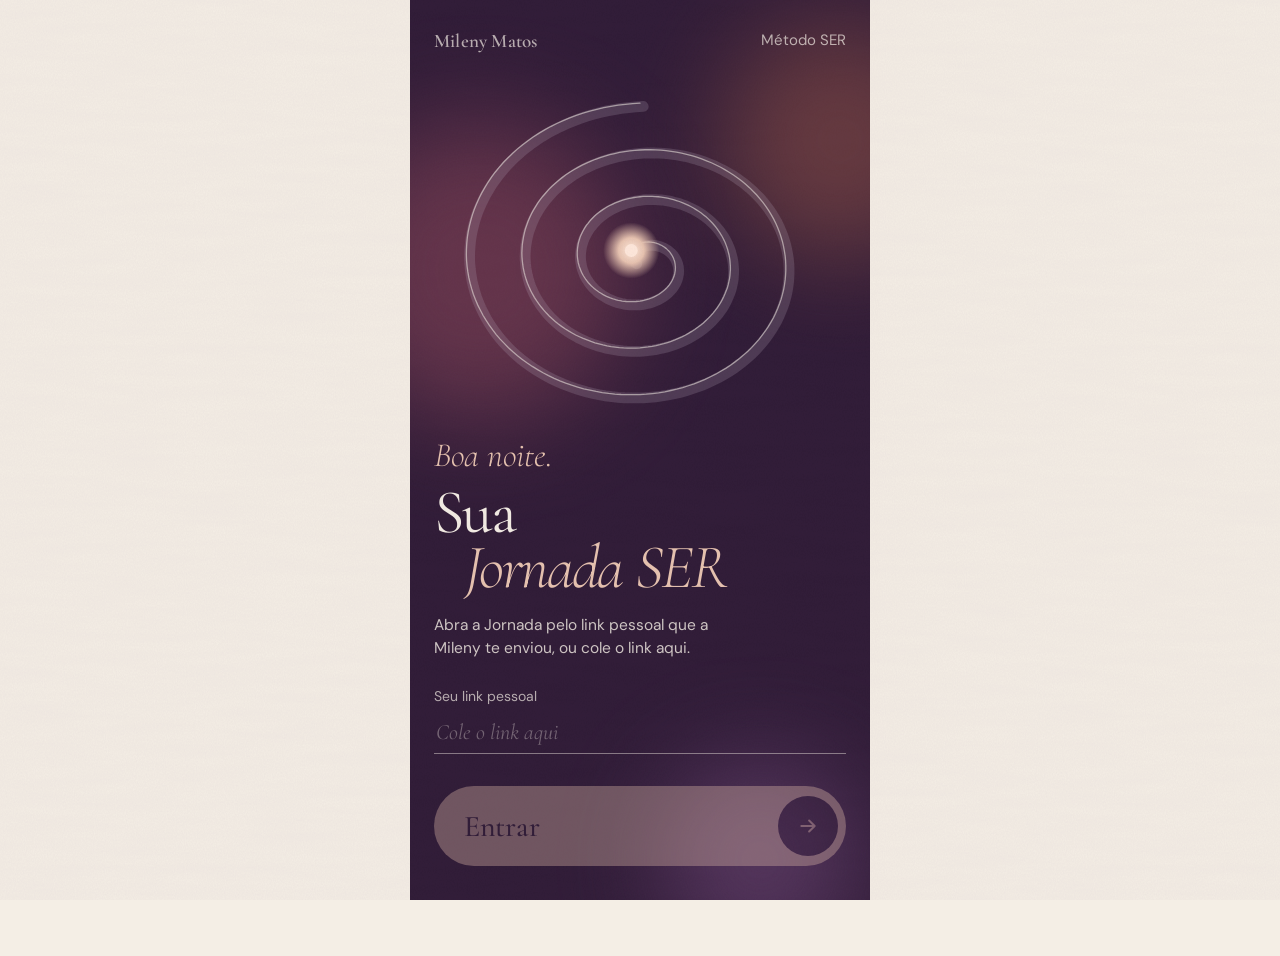
<file: index.html>
<!doctype html>
<html lang="pt-BR">
<head>
<meta charset="utf-8">
<meta name="viewport" content="width=device-width, initial-scale=1, viewport-fit=cover">
<link rel="manifest" href="manifest.json">
<link rel="icon" href="icons/favicon.svg" type="image/svg+xml">
<link rel="icon" href="icons/favicon-32.png" sizes="32x32" type="image/png">
<link rel="icon" href="icons/favicon-16.png" sizes="16x16" type="image/png">
<link rel="apple-touch-icon" href="icons/apple-touch-icon.png" sizes="180x180">
<meta name="apple-mobile-web-app-title" content="Jornada SER">
<meta name="application-name" content="Jornada SER">
<meta name="robots" content="noindex">
<title>Jornada SER · Mileny Matos</title>
<meta name="description" content="Ferramentas do Método SER para o seu dia, em menos de dois minutos.">
<meta name="theme-color" content="#2F1B36">
<link rel="preconnect" href="https://fonts.googleapis.com"><link rel="preconnect" href="https://fonts.gstatic.com" crossorigin>
<link href="https://fonts.googleapis.com/css2?family=Cormorant+Garamond:ital,wght@0,300;0,400;0,500;0,600;0,700;1,300;1,400;1,500&family=DM+Sans:opsz,wght@9..40,400;9..40,500;9..40,600&display=swap" rel="stylesheet">
<link rel="stylesheet" href="assets/base.css">
<link rel="stylesheet" href="assets/motion.css">
<style>
body{padding-top:0}
.hero{margin:0 calc(-1*var(--m));padding:max(18px,env(safe-area-inset-top)) var(--m) 34px;background:var(--violeta);color:var(--creme);
  border-radius:0 0 44px 44px;position:relative;overflow:hidden;isolation:isolate}
.hero .brilho{position:absolute;border-radius:50%;filter:blur(50px);z-index:-1;animation:deriva 18s ease-in-out infinite alternate}
.hero .b1{width:300px;height:300px;background:#7A3E52;left:-80px;top:120px;opacity:.7}
.hero .b2{width:240px;height:240px;background:var(--cobre);right:-90px;top:20px;opacity:.45;animation-delay:-6s}
.hero .b3{width:200px;height:200px;background:#5E3C66;right:10px;bottom:-60px;opacity:.8;animation-delay:-11s}
.hero .topo{color:var(--creme)}
.hero .topo span{opacity:.7}
.espiral{margin:6px -10px -6px;aspect-ratio:1/0.86;transition:opacity .6s}
.espiral svg{width:100%;height:100%;overflow:visible}
.saud{font-family:var(--serif);font-style:italic;font-size:22px;opacity:.8}
h1{font-family:var(--serif);font-weight:400;font-size:78px;line-height:.86;letter-spacing:-.035em;margin-top:4px}
h1 span{display:block;font-style:italic;font-weight:300;color:var(--pessego);padding-left:.62em}
.lema{font-size:15.5px;line-height:1.5;margin-top:18px;max-width:28ch;opacity:.82}
.passos{display:flex;align-items:baseline;gap:10px;margin-top:22px;font-size:14px;opacity:.85}
.passos b{font-family:var(--serif);font-size:34px;font-weight:500;color:var(--pessego);line-height:1}
/* ferramentas: cada cartão é uma prévia viva do seu mundo */
.ferr{display:grid;grid-template-columns:1fr 1fr;gap:12px;margin-top:26px}
.card{position:relative;display:flex;flex-direction:column;justify-content:flex-end;text-decoration:none;border-radius:30px;padding:18px;overflow:hidden;isolation:isolate;
  min-height:300px;transition:transform .5s var(--mola)}
.card:active{transform:scale(.97)}
.card h2{font-family:var(--serif);font-weight:500;font-size:27px;line-height:.95;letter-spacing:-.02em}
.card p{font-size:14px;line-height:1.35;margin-top:8px;opacity:.82}
.card .arte{position:absolute;left:0;right:0;top:0;bottom:96px;z-index:-1}
.card .arte svg{display:block}
.c-sos .aura{bottom:auto}
.c-termo{background:#F0D9B8;color:#3A2208}
.c-termo .halo{position:absolute;width:200px;height:200px;border-radius:50%;left:50%;top:55%;transform:translate(-50%,-50%);background:var(--cor,#E9A55B);filter:blur(42px);opacity:.75;animation:pulsa 5s ease-in-out infinite}
@keyframes pulsa{50%{opacity:.45;transform:translate(-50%,-50%) scale(.85)}}
.c-diario{background:var(--creme2);color:var(--ameixa)}
.c-sos{grid-column:1/3;min-height:168px;background:var(--noite);color:var(--creme);flex-direction:row;align-items:flex-end;justify-content:space-between}
.c-sos .aura{position:absolute;right:-30px;top:50%;width:220px;height:220px;transform:translateY(-50%)}
.c-sos .aura i{position:absolute;inset:0;border-radius:50%;filter:blur(18px);animation:respira 14s ease-in-out infinite}
.c-sos .aura i:nth-child(1){background:#5E3C66;opacity:.9}
.c-sos .aura i:nth-child(2){inset:30px;background:var(--cobre);opacity:.6;animation-delay:-.6s}
.c-sos .aura i:nth-child(3){inset:62px;background:var(--pessego);opacity:.9;filter:blur(8px);animation-delay:-1.2s}
@keyframes respira{0%,100%{transform:scale(.72)}28.5%,57%{transform:scale(1)}}
.c-sos .seta{width:48px;height:48px;border-radius:50%;background:var(--pessego);color:var(--noite);display:grid;place-items:center;flex:none;position:relative;z-index:1}
footer{margin-top:40px;display:flex;justify-content:space-between;align-items:flex-end;gap:16px}
footer b{font-family:var(--serif);font-weight:500;font-size:34px;line-height:.9;letter-spacing:-.02em}
footer a{font-size:14px;color:var(--sec);padding:10px 0}

/* abertura: a tela inteira é o céu ameixa; o hub só aparece depois de Iniciar */
.hero{display:flex;flex-direction:column}
body.abre .hero{min-height:100dvh;border-radius:0}
body.abre .ferr, body.abre footer{display:none}
.abertura{display:flex;flex-direction:column;flex:1}
.abertura .espiral{margin-top:10px}
.sg{font-family:var(--serif);font-style:italic;font-weight:300;font-size:34px;line-height:1;color:var(--pessego)}
.nomeG{font-family:var(--serif);font-weight:400;font-size:88px;line-height:.86;letter-spacing:-.04em;margin-top:6px;overflow-wrap:anywhere}
.abertura .lema{margin-top:18px}
.iniciar{all:unset;cursor:pointer;margin-top:auto;display:flex;align-items:center;justify-content:space-between;background:var(--pessego);color:var(--violeta);
  border-radius:999px;padding:8px 8px 8px 30px;font-family:var(--serif);font-size:30px;font-weight:500;letter-spacing:-.01em;min-height:64px;
  transition:transform .4s var(--mola);-webkit-tap-highlight-color:transparent}
.iniciar:active{transform:scale(.97)}
.iniciar:focus-visible{outline:2px solid var(--pessego);outline-offset:5px}
.iniciar i{width:60px;height:60px;border-radius:50%;background:var(--violeta);color:var(--pessego);display:grid;place-items:center;transition:transform .5s var(--mola)}
.iniciar:hover i{transform:translateX(4px)}
.trocar{all:unset;cursor:pointer;align-self:center;font-size:14px;opacity:.6;padding:14px 10px 0}
.primeiro{display:flex;flex-direction:column;flex:1}
.primeiro h1{font-size:62px;line-height:.9;margin-top:12px}
.primeiro h1 span{padding-left:0;display:inline;font-style:italic}
.primeiro input{margin-top:28px;font:inherit;font-family:var(--serif);font-size:34px;color:var(--creme);background:transparent;border:0;border-bottom:1.5px solid rgba(244,238,229,.45);border-radius:0;padding:8px 2px}
.primeiro input:focus{outline:none;border-bottom-color:var(--pessego)}
.primeiro input::placeholder{color:rgba(244,238,229,.35);font-style:italic}
.primeiro .iniciar[disabled]{opacity:.35;pointer-events:none}
.cab .sgp{font-family:var(--serif);font-style:italic;font-size:22px;opacity:.85}
[hidden]{display:none!important}
/* hub: a espiral recolhe para o canto e o título sobe, para os três cartões caberem na tela */
body:not(.abre) .hero{padding-bottom:28px}
body:not(.abre) .espiral{position:absolute;right:-34px;top:54px;width:230px;margin:0;opacity:.95}
body:not(.abre) .cab{margin-top:86px}
body:not(.abre) .cab h1{font-size:64px}
body:not(.abre) .cab .lema{display:none}
body:not(.abre) .passos{margin-top:16px}
body:not(.abre) .ferr{margin-top:18px}
body:not(.abre) .card{min-height:236px}
body:not(.abre) .c-sos{min-height:150px}

.vis{display:block;font-size:14px;opacity:.7;margin-top:26px}
.primeiro input{margin-top:6px;font-size:22px}
.primeiro h1 span{display:block;padding-left:.5em}
.sinc{display:flex;align-items:center;gap:8px;font-size:13px;opacity:.78;margin-top:10px}
.sinc i{width:8px;height:8px;border-radius:50%;background:#8FC1B5;box-shadow:0 0 10px #8FC1B5;flex:none}
.sinc[data-estado="fila"] i{background:var(--pessego);box-shadow:0 0 10px var(--pessego)}
.sinc[data-estado="enviando"] i{background:var(--pessego);animation:pisca 1s ease-in-out infinite}
@keyframes pisca{50%{opacity:.3}}
footer .links{display:flex;flex-direction:column;align-items:flex-end}
/* termo de consentimento */
body.termo-on .hero,body.termo-on .ferr,body.termo-on footer{display:none!important}
body.termo-on{padding-top:0}
.termo .t-topo{margin:0 calc(-1*var(--m));padding:max(18px,env(safe-area-inset-top)) var(--m) 34px;background:var(--violeta);color:var(--creme);border-radius:0 0 40px 40px;position:relative;overflow:hidden;isolation:isolate}
.termo .t-topo .topo{color:var(--creme)} .termo .t-topo .topo span:last-child{opacity:.7}
.t-rasc{display:none;margin-top:26px;background:var(--pessego);color:var(--violeta);font-weight:600;font-size:13px;border-radius:999px;padding:6px 12px}
.termo h1{font-family:var(--serif);font-weight:400;font-size:52px;line-height:.92;letter-spacing:-.03em;margin-top:40px}
.t-sub{font-family:var(--serif);font-style:italic;font-size:22px;color:var(--pessego);margin-top:10px}
.t-texto{padding:26px 2px 8px;font-size:15.5px;line-height:1.6}
.t-texto h3{font-family:var(--serif);font-weight:500;font-size:24px;line-height:1.1;margin:24px 0 6px;color:var(--ameixa)}
.t-texto p{margin-top:8px}
.t-acao{position:sticky;bottom:0;margin:0 calc(-1*var(--m));padding:18px var(--m) calc(18px + env(safe-area-inset-bottom));background:rgba(244,238,229,.94);backdrop-filter:blur(12px);-webkit-backdrop-filter:blur(12px);border-radius:28px 28px 0 0;box-shadow:0 -10px 30px rgba(60,32,63,.08)}
.t-check{display:grid;grid-template-columns:28px 1fr;gap:10px;font-size:14.5px;line-height:1.45;cursor:pointer}
.t-check input{width:22px;height:22px;accent-color:var(--cobre);margin-top:1px}
.t-acao .btn{margin-top:14px}
.t-nao{all:unset;cursor:pointer;margin-left:14px;font-size:15px;color:var(--sec);padding:12px 4px}
.t-erro{font-size:14px;color:var(--cobre);margin-top:8px;line-height:1.4}

.c-pacto{grid-column:1/3;min-height:160px!important;background:#FBF8F2;flex-direction:row;align-items:flex-end;justify-content:space-between;overflow:hidden}
.c-pacto .selo-h{position:absolute;right:-14px;top:50%;width:150px;height:150px;transform:translateY(-50%) rotate(-10deg);transition:transform .8s var(--mola)}
.c-pacto:hover .selo-h{transform:translateY(-50%) rotate(-2deg) scale(1.04)}
.c-pacto .selo-h svg{width:100%;height:100%;filter:drop-shadow(0 10px 14px rgba(60,32,63,.25))}
.c-pacto.feito p{color:var(--cobre)}
</style>
</head>
<body class="abre">
<div class="hero">
  <i class="brilho b1"></i><i class="brilho b2"></i><i class="brilho b3"></i>
  <header class="topo"><span class="assin">Mileny Matos</span><span>Método SER</span></header>
  <div class="espiral" aria-hidden="true">
    <svg viewBox="0 0 400 344">
      <defs>
        <filter id="g" x="-50%" y="-50%" width="200%" height="200%"><feGaussianBlur stdDeviation="4" result="b"/><feMerge><feMergeNode in="b"/><feMergeNode in="SourceGraphic"/></feMerge></filter>
        <radialGradient id="dot"><stop offset="0" stop-color="#FFE9DB"/><stop offset=".45" stop-color="#E8C4B0"/><stop offset="1" stop-color="#E8C4B0" stop-opacity="0"/></radialGradient>
      </defs>
      <path id="eco" fill="none" stroke="#B8A7BC" stroke-opacity=".22" stroke-width="10" stroke-linecap="round"/>
      <path id="esp" fill="none" stroke="#F4EEE5" stroke-opacity=".55" stroke-width="1.2" stroke-linecap="round"/>
      <g id="marcos"></g>
      <path id="feito" fill="none" stroke="#C27A5F" stroke-width="3.4" stroke-linecap="round" filter="url(#g)"/>
      <circle id="aura" r="26" fill="url(#dot)"/>
      <circle id="ponto" r="6" fill="#FFE9DB"/>
    </svg>
  </div>
  <div class="abertura" id="ab" hidden>
    <p class="sg" id="sg">Boa noite,</p>
    <p class="nomeG" id="nomeG"></p>
    <p class="lema">Não é uma linha reta. É um espiral.</p>
    <button class="iniciar" id="iniciar">Iniciar <i><svg width="20" height="20" viewBox="0 0 18 18" aria-hidden="true"><path d="M3 9h11M10 4l5 5-5 5" fill="none" stroke="currentColor" stroke-width="1.8" stroke-linecap="round" stroke-linejoin="round"/></svg></i></button>
    <button class="trocar" id="trocar"></button>
  </div>
  <form class="primeiro" id="pa" hidden autocomplete="off">
    <p class="sg" id="sg2">Boa noite.</p>
    <h1>Sua <span>Jornada SER</span></h1>
    <p class="lema" id="paMsg"></p>
    <label class="vis" for="paLink">Seu link pessoal</label>
    <input id="paLink" type="url" inputmode="url" placeholder="Cole o link aqui" autocomplete="off" spellcheck="false" autocapitalize="off">
    <button class="iniciar" id="paBtn" type="submit" style="margin-top:auto" disabled>Entrar <i><svg width="20" height="20" viewBox="0 0 18 18" aria-hidden="true"><path d="M3 9h11M10 4l5 5-5 5" fill="none" stroke="currentColor" stroke-width="1.8" stroke-linecap="round" stroke-linejoin="round"/></svg></i></button>
  </form>
  <div class="cab" id="cab" hidden>
    <p class="sgp" id="sgp"></p>
    <h1>Jornada <span>SER</span></h1>
    <p class="lema">Não é uma linha reta. É um espiral.</p>
    <p class="passos"><b id="nPassos">0</b><span id="tPassos">passos na sua espiral</span></p>
    <p class="sinc" id="sinc" data-estado="ok" aria-live="polite"><i></i><span>Tudo guardado com a Mileny</span></p>
  </div>
</div>

<section class="termo" id="termo" hidden aria-labelledby="tNome">
  <div class="t-topo"><i class="brilho b1"></i><i class="brilho b2"></i>
    <header class="topo"><span class="assin">Mileny Matos</span><span>Método SER</span></header>
    <h1 id="tNome">Antes de começar</h1>
    <p class="t-sub" id="tTit">Seus registros, com cuidado</p>
  </div>
  <div class="t-texto" id="tTexto"></div>
  <div class="t-acao">
    <label class="t-check"><input type="checkbox" id="tOk"><span id="tAceite"></span></label>
    <button class="btn" id="tBtn" disabled>Aceitar e começar <svg width="16" height="16" viewBox="0 0 16 16" aria-hidden="true"><path d="M2 8h11M9 3.5 13.5 8 9 12.5" fill="none" stroke="currentColor" stroke-width="1.7" stroke-linecap="round" stroke-linejoin="round"/></svg></button>
    <button class="t-nao" id="tNao" type="button">Agora não</button>
    <p class="t-erro" id="tErro" aria-live="polite"></p>
  </div>
</section>

<nav class="ferr" aria-label="Ferramentas">
  <a class="card c-termo" href="termometro.html" id="cTermo" style="animation-delay:.15s">
    <div class="arte" aria-hidden="true"><div class="halo"></div>
      <svg viewBox="0 0 160 210" width="100%" height="100%" preserveAspectRatio="xMidYMid meet">
        <defs><linearGradient id="vidro" x1="0" x2="1"><stop offset="0" stop-color="#fff" stop-opacity=".55"/><stop offset=".5" stop-color="#fff" stop-opacity=".15"/><stop offset="1" stop-color="#fff" stop-opacity=".4"/></linearGradient>
        <linearGradient id="mercHome" x1="0" y1="1" x2="0" y2="0"><stop offset="0" stop-color="#7A2410"/><stop offset="1" id="mhTopo" stop-color="#D9542F"/></linearGradient></defs>
        <rect x="66" y="26" width="28" height="140" rx="14" fill="url(#vidro)"/>
        <rect id="mh" x="73" y="96" width="14" height="80" rx="7" fill="url(#mercHome)"/>
        <circle cx="80" cy="180" r="20" fill="url(#mercHome)"/>
        <circle cx="74" cy="174" r="5" fill="#fff" opacity=".45"/>
        <rect x="70" y="34" width="4" height="120" rx="2" fill="#fff" opacity=".55"/>
      </svg></div>
    <h2>Termômetro</h2><p id="st-termo">Como está sua energia hoje</p>
  </a>
  <a class="card c-diario" href="diario.html" style="animation-delay:.25s">
    <div class="arte" aria-hidden="true">
      <svg viewBox="0 0 160 210" width="100%" height="100%" preserveAspectRatio="xMidYMid meet">
        <path d="M30 20 C 120 40, 20 80, 100 104 S 40 160, 120 180" fill="none" stroke="#3C203F" stroke-width="1.4" stroke-dasharray="3 5" opacity=".5"/>
        <g fill="#3C203F" opacity=".85"><circle cx="34" cy="21" r="6"/><circle cx="70" cy="62" r="6"/><circle cx="100" cy="104" r="6"/></g>
        <circle cx="117" cy="179" r="11" fill="#A75E48"/><circle cx="117" cy="179" r="20" fill="none" stroke="#A75E48" stroke-opacity=".35" stroke-width="1.5"><animate attributeName="r" values="12;24;12" dur="4s" repeatCount="indefinite"/><animate attributeName="stroke-opacity" values=".5;0;.5" dur="4s" repeatCount="indefinite"/></circle>
      </svg></div>
    <h2>Diário de Fugas</h2><p id="st-diario">Com suas palavras</p>
  </a>
  <a class="card c-sos" href="sos.html" style="animation-delay:.35s">
    <div class="aura" aria-hidden="true"><i></i><i></i><i></i></div>
    <div style="position:relative;z-index:1"><h2>Mapa da<br>Virada</h2><p>Para os dias difíceis</p></div>
    <span class="seta" aria-hidden="true"><svg width="18" height="18" viewBox="0 0 18 18"><path d="M3 9h11M10 4l5 5-5 5" fill="none" stroke="currentColor" stroke-width="1.8" stroke-linecap="round" stroke-linejoin="round"/></svg></span>
  </a>
  <a class="card c-pacto" href="pacto.html" style="animation-delay:.45s">
    <div style="position:relative;z-index:1"><h2>Pacto de<br>Mudança</h2><p id="st-pacto">Seu compromisso com você</p></div>
    <div class="selo-h" id="seloH" aria-hidden="true"></div>
  </a>
</nav>

<footer><b>Mileny<br>Matos</b><span class="links"><a href="privacidade.html">Privacidade</a><a href="https://instagram.com/mileny.matos">@mileny.matos</a></span></footer>

<script src="assets/config.js"></script>
<script src="assets/termo.js"></script>
<script src="assets/pacto.js"></script>
<script src="assets/jornada.js"></script>
<script src="assets/motion.js"></script>
<script>
const h=new Date().getHours();
// espiral: cada registro é um passo; os marcos ficam acesos
const cx=200,cy=176,voltas=3.25,N=520,a=6,b=8.2,pts=[];
for(let i=0;i<=N;i++){const t=i/N*voltas*2*Math.PI,r=a+b*t; pts.push([cx+r*Math.cos(t+Math.PI),cy+r*Math.sin(t+Math.PI)*.84]);}
const d=(k,o=0)=>pts.slice(0,k+1).map((p,i)=>(i?'L':'M')+(p[0]+o).toFixed(1)+' '+(p[1]+o).toFixed(1)).join('');
document.getElementById('esp').setAttribute('d',d(N)); document.getElementById('eco').setAttribute('d',d(N,3));
function render(){
const termo=JS.read('termo'),diario=JS.read('diario'),sos=JS.read('sos'),pacto=JS.read('pacto'); const total=termo.length+diario.length+sos.length+pacto.length;
const pu=pacto.sort((a,b)=>a.t-b.t).pop(), cp=document.querySelector('.c-pacto'); cp.classList.toggle('feito',!!pu); document.getElementById('st-pacto').textContent=pu?'Selado em '+new Date(pu.t).toLocaleDateString('pt-BR',{day:'numeric',month:'short'}).replace('.',''):'Seu compromisso com você';
document.getElementById('nPassos').textContent=total; document.getElementById('tPassos').textContent=total===1?'passo na sua espiral':'passos na sua espiral';
const k=Math.min(N,24+total*22); const feito=document.getElementById('feito'); feito.setAttribute('d',d(k));
const m=document.getElementById('marcos');
m.innerHTML=''; for(let i=1;i<=total&&24+i*22<=N;i++){const p=pts[24+i*22]; m.insertAdjacentHTML('beforeend',`<circle cx="${p[0]}" cy="${p[1]}" r="2.6" fill="#E8C4B0" opacity=".8"/>`);}
['ponto','aura'].forEach(id=>{const c=document.getElementById(id); c.setAttribute('cx',pts[k][0]); c.setAttribute('cy',pts[k][1]);});
if(!JS.reduced&&!render.feito){render.feito=1; const esp=document.getElementById('esp'),L=esp.getTotalLength();
  esp.animate([{strokeDasharray:L,strokeDashoffset:L},{strokeDasharray:L,strokeDashoffset:0}],{duration:2800,easing:'cubic-bezier(.3,.6,.2,1)'});
  const Lf=feito.getTotalLength(); feito.animate([{strokeDasharray:Lf,strokeDashoffset:Lf},{strokeDasharray:Lf,strokeDashoffset:0}],{duration:1600,delay:900,easing:'ease-out',fill:'backwards'});
  document.getElementById('aura').animate([{opacity:.5},{opacity:1},{opacity:.5}],{duration:3200,iterations:Infinity});}
// cartões com o estado real
const NIV={1:['Vitalidade','#8FC1B5','#2E6E73',.25],2:['Fluxo','#D8C98E','#7C7440',.48],3:['Alerta','#F0A848','#A65A14',.7],4:['Esgotamento','#E0532C','#7A2410',.92]};
const hoje=termo.filter(e=>e.dia===JS.dayKey()).pop(); const ct=document.getElementById('cTermo');
let fr=.55; if(hoje){const n=NIV[hoje.nivel]; document.getElementById('st-termo').textContent='Hoje: '+n[0]; ct.style.setProperty('--cor',n[1]); document.getElementById('mhTopo').setAttribute('stop-color',n[1]); fr=n[3];}
else if(h>=18) document.getElementById('st-termo').textContent='Seu check-in da noite';
const mh=document.getElementById('mh'), alt=140*fr; mh.setAttribute('y',176-alt); mh.setAttribute('height',alt);
const sem=JS.thisWeek(diario).length; if(sem) document.getElementById('st-diario').textContent=sem+(sem>1?' anotações':' anotação')+' nesta semana';
}

document.getElementById('seloH').innerHTML=seloSVG(150);
// ——— entrada pelo link pessoal, consentimento, abertura e hub ———
const $=id=>document.getElementById(id), sd=JS.saudacao();
const telas=['ab','pa','cab']; const so=id=>telas.forEach(t=>$(t).hidden=t!==id);
function abertura(){const p=JS.perfil(); document.body.classList.add('abre'); document.body.classList.remove('termo-on'); $('termo').hidden=true; so('ab'); render(); $('trocar').disabled=false;
  $('sg').textContent=sd+','; $('nomeG').textContent=primeiro(p.nome); $('trocar').textContent=`Não é ${primeiro(p.nome)}?`; $('iniciar').hidden=false;
  // saudação acende palavra por palavra, com desfoque suave; o botão chega depois
  let w=JM.acende($('sg'),350); w=JM.acende($('nomeG'),500,w); JM.acende(document.querySelector('#ab .lema'),900,w);
  if(!JS.reduced){[$('iniciar'),$('trocar')].forEach((el,i)=>el.animate([{opacity:0,transform:'translateY(18px)'},{opacity:1,transform:'none'}],{duration:1100,delay:1500+w*60+i*160,easing:'cubic-bezier(.22,1,.36,1)',fill:'backwards'}));}}
const primeiro=n=>String(n||'').split(' ')[0];
function entrada(msg){try{render();}catch(e){} document.body.classList.add('abre'); $('termo').hidden=true; document.body.classList.remove('termo-on'); so('pa'); $('sg2').textContent=sd+'.'; $('paMsg').textContent=msg||'Abra a Jornada pelo link pessoal que a Mileny te enviou, ou cole o link aqui.';}
function aviso(titulo,texto){document.body.classList.add('abre'); so('ab'); $('sg').textContent=titulo; $('nomeG').textContent=''; $('iniciar').hidden=true; $('trocar').textContent=texto; $('trocar').disabled=true;}
function hub(animar){const hero=document.querySelector('.hero'), esp=document.querySelector('.espiral'); const h1=hero.offsetHeight, r1=esp.getBoundingClientRect();
  so('cab'); document.body.classList.remove('abre'); render(); sinc(JS.status());
  const p=JS.perfil(); $('sgp').textContent=`${sd}, ${primeiro(p.nome)}`;
  JM.conta($('nPassos'),+$('nPassos').textContent,animar?1600:900);
  if(JS.reduced) return;
  if(!animar){JM.sequencia(document.querySelectorAll('.card'),{atraso:120,passo:80,dist:22,dur:800}); return;}
  if(animar==='espiral'){const esp2=document.querySelector('.espiral');
    esp2.animate([{opacity:0,transform:'rotate(-40deg) scale(.8)'},{opacity:.95,transform:'none'}],{duration:1100,delay:420,easing:'cubic-bezier(.22,1,.36,1)',fill:'backwards'});
    [...$('cab').children].forEach((el,i)=>el.animate([{opacity:0,transform:'translateY(14px)'},{opacity:1,transform:'none'}],{duration:900,delay:300+i*80,easing:'cubic-bezier(.22,1,.36,1)',fill:'backwards'}));
    JM.sequencia(document.querySelectorAll('.card'),{atraso:700,passo:100,dist:30,dur:950}); return;}
  const h2=hero.offsetHeight, r2=esp.getBoundingClientRect();
  esp.animate([{transformOrigin:'0 0',transform:`translate(${r1.left-r2.left}px,${r1.top-r2.top}px) scale(${r1.width/r2.width})`},{transformOrigin:'0 0',transform:'none'}],{duration:1100,easing:'cubic-bezier(.7,0,.2,1)'});
  hero.animate([{height:h1+'px',borderRadius:'0 0 0 0'},{height:h2+'px',borderRadius:'0 0 44px 44px'}],{duration:1000,easing:'cubic-bezier(.7,0,.2,1)'});
  [...$('cab').children].forEach((el,i)=>el.animate([{opacity:0,transform:'translateY(18px)'},{opacity:1,transform:'none'}],{duration:800,delay:450+i*90,easing:'cubic-bezier(.2,.7,.2,1)',fill:'backwards'}));
  document.querySelectorAll('.card').forEach((c,i)=>c.animate([{opacity:0,transform:'translateY(60px) scale(.96)'},{opacity:1,transform:'none'}],{duration:1000,delay:650+i*120,easing:'cubic-bezier(.2,.8,.2,1)',fill:'backwards'}));}
// termo de consentimento (1º acesso ou versão nova)
function termo(){const p=JS.perfil(); document.body.classList.add('termo-on'); $('termo').hidden=false; so(null);
  $('tNome').textContent=`Antes de começar, ${primeiro(p.nome)}`; $('tTexto').innerHTML=TERMO.html; $('tAceite').textContent=TERMO.aceite;
  $('tOk').checked=false; $('tBtn').disabled=true; window.scrollTo(0,0);}
$('tOk').onchange=()=>{$('tBtn').disabled=!$('tOk').checked;};
$('tBtn').onclick=()=>{const b=$('tBtn'); b.disabled=true; b.firstChild.textContent='Guardando… '; $('tErro').textContent='';
  JS.consentir(TERMO.versao).then(()=>JS.restaurar().catch(()=>0)).then(()=>{b.firstChild.textContent='Aceitar e começar '; abertura();})
   .catch(e=>{b.disabled=false; b.firstChild.textContent='Aceitar e começar '; $('tErro').textContent=e.rede?'Sem conexão. O aceite precisa de internet: tente de novo em instantes.':e.message;});};
$('tNao').onclick=()=>{$('tErro').textContent='Tudo bem. Sem o seu aceite, o app não guarda nada. Se mudar de ideia, é só voltar a este link, ou fale com a Mileny.';};
// estado da sincronização no hub
function sinc(s){const el=$('sinc'); if(!el) return; el.dataset.estado=s.pendentes?(s.enviando?'enviando':'fila'):'ok';
  el.querySelector('span').textContent=s.pendentes?(s.enviando?`Enviando ${s.pendentes} ${s.pendentes>1?'registros':'registro'}…`:`${s.pendentes} ${s.pendentes>1?'registros guardados':'registro guardado'} aqui, ${s.pendentes>1?'serão enviados':'será enviado'} quando a conexão voltar`):'Tudo guardado com a Mileny';}
document.addEventListener('jornada:sync',e=>sinc(e.detail)); addEventListener('offline',()=>sinc(JS.status()));
$('iniciar').onclick=()=>{const vai=modo=>{history.replaceState(null,'',location.pathname+location.search+'#hub'); hub(modo);};
  // espiral que se abre: gira devagar, se expande e revela o hub por dentro de um braço de espiral
  const pode=window.CSS&&CSS.supports('clip-path','polygon(0 0,1px 0,0 1px)')&&window.requestAnimationFrame;
  if(JS.reduced) return vai(false);
  if(!pode) return vai(true);
  window.scrollTo(0,0); const sv=document.querySelector('.espiral svg'), m=sv.getScreenCTM(), c={x:m.a*200+m.c*176+m.e,y:m.b*200+m.d*176+m.f};
  $('iniciar').disabled=true;
  JM.abreEspiral({hero:document.querySelector('.hero'),svg:sv,centro:c,trocar:()=>vai('espiral'),dur:1150}).then(()=>{$('iniciar').disabled=false;});};
$('trocar').onclick=()=>{JS.sair(); history.replaceState(null,'',location.pathname); location.reload();};
$('paLink').oninput=()=>{$('paBtn').disabled=!$('paLink').value.trim();};
$('pa').onsubmit=e=>{e.preventDefault(); const v=$('paLink').value.trim(); const m=v.match(/[?&]k=([^&#\s]+)/); entrarCom(m?decodeURIComponent(m[1]):v);};
function decidir(animado){const p=JS.perfil();
  if(!p||!p.chave) return entrada();
  if(p.status&&p.status!=='ativa') return aviso('Seu acesso está pausado.','Fale com a Mileny para retomar.');
  if(!JS.termoOk()) return termo();
  if(location.hash==='#hub') hub(false); else abertura();}
function entrarCom(chave){so('ab'); document.body.classList.add('abre'); $('sg').textContent='Abrindo sua Jornada…'; $('nomeG').textContent=''; $('iniciar').hidden=true; $('trocar').textContent='';
  JS.entrar(chave).then(()=>{history.replaceState(null,'',location.pathname+'?c='+encodeURIComponent(JS.perfil().id)); JS.amarraLinks();
    return JS.termoOk()?JS.restaurar().catch(()=>0):0;}).then(()=>decidir())
   .catch(e=>entrada(e.rede?'Sem conexão. O primeiro acesso precisa de internet; tente de novo em instantes.':'Este link não é válido ou foi trocado. Peça um novo à Mileny.'));}
// início: ?k= (link novo) tem prioridade; senão o perfil deste aparelho, atualizado em segundo plano
const kLink=new URLSearchParams(location.search).get('k');
if(kLink){history.replaceState(null,'',location.pathname); entrarCom(kLink);}
else{decidir(); if(JS.perfil()&&JS.perfil().chave) JS.atualizarPerfil().then(p=>{ if(p.status!=='ativa'||!JS.termoOk()) decidir(); }).catch(()=>{});}
</script>
</body>
</html>
</file>
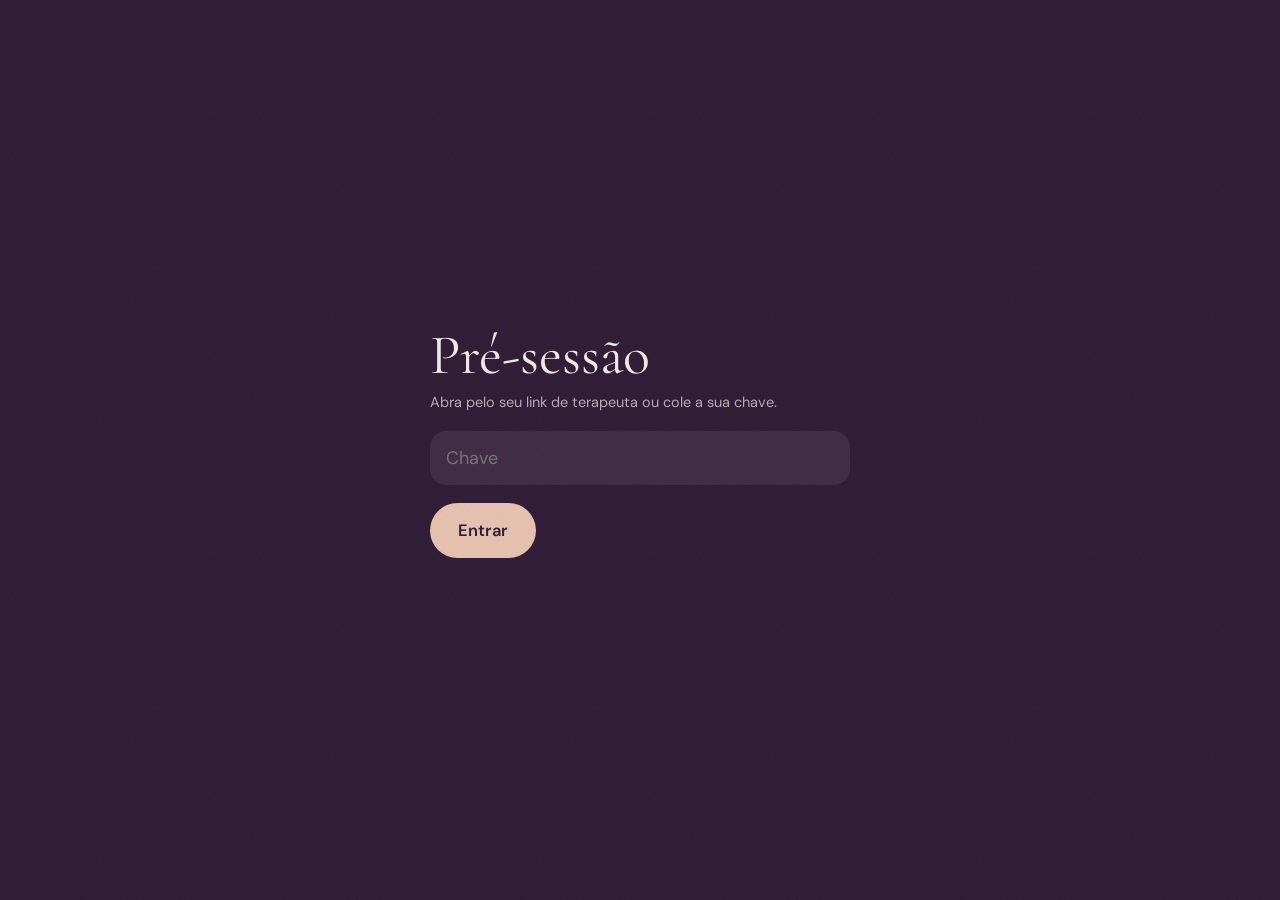
<file: mileny/index.html>
<!doctype html>
<html lang="pt-BR">
<head>
<meta charset="utf-8">
<meta name="viewport" content="width=device-width, initial-scale=1, viewport-fit=cover">
<link rel="icon" href="../icons/favicon.svg" type="image/svg+xml">
<link rel="icon" href="../icons/favicon-32.png" sizes="32x32" type="image/png">
<link rel="icon" href="../icons/favicon-16.png" sizes="16x16" type="image/png">
<link rel="apple-touch-icon" href="../icons/apple-touch-icon.png" sizes="180x180">
<meta name="apple-mobile-web-app-title" content="Jornada SER">
<meta name="application-name" content="Jornada SER">
<meta name="robots" content="noindex, nofollow">
<title>Pré-sessão · Jornada SER</title>
<meta name="theme-color" content="#2F1B36">
<link rel="preconnect" href="https://fonts.googleapis.com"><link rel="preconnect" href="https://fonts.gstatic.com" crossorigin>
<link href="https://fonts.googleapis.com/css2?family=Cormorant+Garamond:ital,wght@0,300;0,400;0,500;0,600;0,700;1,300;1,400;1,500&family=DM+Sans:opsz,wght@9..40,400;9..40,500;9..40,600&display=swap" rel="stylesheet">
<link rel="stylesheet" href="../assets/base.css">
<style>
body{max-width:none;padding:0;display:grid;grid-template-columns:380px 1fr;min-height:100dvh;background:linear-gradient(90deg,var(--violeta) 380px,var(--creme) 380px)}
.luz{max-width:none}
.luz i:nth-child(1){width:520px;height:520px;right:-160px;top:-160px;background:#E8C4B0}
.luz i:nth-child(2){width:440px;height:440px;left:380px;bottom:-200px;background:#D9CCDA;animation-delay:-9s}
/* barra da Mileny */
aside.lado{position:sticky;top:0;height:100dvh;overflow:auto;background:var(--violeta);color:var(--creme);padding:28px 26px 30px;z-index:3;isolation:isolate}
aside.lado::before{content:"";position:absolute;width:320px;height:320px;left:-120px;top:120px;border-radius:50%;background:#7A3E52;filter:blur(70px);opacity:.6;z-index:-1}
aside.lado::after{content:"";position:absolute;width:240px;height:240px;right:-120px;bottom:40px;border-radius:50%;background:var(--cobre);filter:blur(70px);opacity:.35;z-index:-1}
.marca{display:flex;justify-content:space-between;align-items:baseline}
.marca b{font-family:var(--serif);font-weight:600;font-size:21px}
.marca span{font-size:13.5px;opacity:.65}
.lado h1{font-family:var(--serif);font-weight:400;font-size:62px;line-height:.86;letter-spacing:-.035em;margin-top:34px}
.lado h1 span{display:block;font-style:italic;font-weight:300;color:var(--pessego);padding-left:.7em}
.nova{all:unset;cursor:pointer;margin-top:24px;display:flex;align-items:center;justify-content:space-between;width:calc(100% - 38px);background:var(--pessego);color:var(--violeta);border-radius:999px;padding:8px 8px 8px 26px;font-family:var(--serif);font-size:24px;font-weight:500;transition:transform .35s var(--mola)}
.nova:active{transform:scale(.97)}
.nova i{width:46px;height:46px;border-radius:50%;background:var(--violeta);color:var(--pessego);display:grid;place-items:center;font-style:normal;font-size:26px;font-family:var(--sans);font-weight:300}
.lista{list-style:none;padding:0;margin-top:28px;display:grid;gap:4px}
.cli{all:unset;cursor:pointer;display:grid;grid-template-columns:14px 1fr auto;gap:12px;align-items:center;width:calc(100% - 28px);padding:14px 14px;border-radius:20px;transition:background-color .3s}
.cli:hover{background:rgba(244,238,229,.06)}
.cli[aria-current="true"]{background:rgba(244,238,229,.12)}
.cli .dot{width:12px;height:12px;border-radius:50%;background:rgba(244,238,229,.25)}
.cli b{display:block;font-family:var(--serif);font-weight:500;font-size:23px;line-height:1.05}
.cli small{display:block;font-size:12.5px;opacity:.68;margin-top:3px}
.cli em{font-style:normal;font-size:12px;background:rgba(232,196,176,.18);color:var(--pessego);padding:4px 9px;border-radius:999px;white-space:nowrap}
.sair{all:unset;cursor:pointer;font-size:13px;opacity:.55;margin-top:24px;padding:8px 0}
/* resumo */
main{padding:34px 48px 80px;max-width:1100px}
.vazio-r{display:grid;place-items:center;min-height:70dvh;text-align:center;color:var(--sec)}
.vazio-r b{display:block;font-family:var(--serif);font-weight:400;font-size:44px;color:var(--ameixa)}
.cab{display:flex;justify-content:space-between;align-items:flex-end;gap:24px;flex-wrap:wrap}
.cab h2{font-family:var(--serif);font-weight:400;font-size:84px;line-height:.85;letter-spacing:-.04em}
.cab .meta{font-size:14px;color:var(--sec);margin-top:12px;line-height:1.5}
.semana-nav{display:flex;align-items:center;gap:6px;background:rgba(255,255,255,.55);border-radius:999px;padding:6px}
.semana-nav button{all:unset;cursor:pointer;width:40px;height:40px;border-radius:50%;display:grid;place-items:center;transition:background-color .3s}
.semana-nav button:hover{background:rgba(60,32,63,.08)}
.semana-nav span{font-family:var(--serif);font-size:21px;padding:0 10px;white-space:nowrap}
.acoes-c{display:flex;gap:8px;margin-top:14px}
.mini{all:unset;cursor:pointer;font-size:13.5px;padding:9px 14px;border-radius:999px;background:rgba(60,32,63,.07)}
.grade{display:grid;grid-template-columns:1.35fr 1fr;gap:18px;margin-top:34px}
.bl{border-radius:32px;background:rgba(255,255,255,.55);padding:26px 26px 24px;position:relative;overflow:hidden}
.bl h3{font-family:var(--serif);font-weight:400;font-size:34px;letter-spacing:-.02em;line-height:1}
.bl h3 small{font-family:var(--sans);font-size:13.5px;color:var(--sec);letter-spacing:0;margin-left:8px}
.largo{grid-column:1/3}
.alto{grid-row:span 2}
/* termômetro */
.tubos{display:grid;grid-template-columns:repeat(7,1fr);gap:10px;margin-top:20px}
.tb{text-align:center}
.tb svg{width:34px;height:150px;display:block;margin:0 auto;overflow:visible}
.tb .d{font-size:13px;color:var(--sec);margin-top:8px}
.tb .n{font-family:var(--serif);font-size:18px;line-height:1.05;margin-top:4px;min-height:19px}
.tb .s{font-size:12px;color:var(--sec);margin-top:4px;line-height:1.3}
.tb.sem svg{opacity:.35}
/* fugas */
.fios{margin-top:16px;display:grid;gap:10px}
.fio{display:grid;grid-template-columns:150px 1fr;gap:10px;align-items:center;font-size:15px}
.fio svg{height:16px;overflow:visible}
.palavras{margin-top:16px;line-height:1.25}
.palavras span{font-family:var(--serif);display:inline-block;margin:0 12px 4px 0;color:var(--ameixa)}
.palavras span.c{color:var(--cobre);font-style:italic}
.rot{font-size:13px;color:var(--sec);margin-top:18px}
/* padrão */
.padrao{background:var(--violeta);color:var(--creme);isolation:isolate}
.padrao::before{content:"";position:absolute;width:280px;height:280px;left:-90px;bottom:-140px;border-radius:50%;background:var(--cobre);filter:blur(60px);opacity:.6;z-index:-1}
.padrao h3{font-size:22px;font-style:italic;opacity:.75}
.padrao p{font-family:var(--serif);font-size:30px;line-height:1.15;margin-top:12px}
.padrao small{display:block;font-size:13px;opacity:.65;margin-top:14px}
/* sos */
.vir{list-style:none;padding:0;margin-top:14px}
.vir li{padding:12px 0}
.vir li+li{border-top:1px solid rgba(60,32,63,.08)}
.vir b{font-family:var(--serif);font-weight:500;font-size:22px}
.vir p{font-size:13.5px;color:var(--sec);margin-top:4px;line-height:1.45}
.ok{color:#2E6E73;font-weight:600}
/* relatos */
.rel{list-style:none;padding:0;margin-top:14px;columns:2;column-gap:28px}
.rel li{break-inside:avoid;padding:14px 0}
.rel q{display:block;font-family:var(--serif);font-style:italic;font-size:23px;line-height:1.25;quotes:"“" "”"}
.rel small{display:block;font-size:12.5px;color:var(--sec);margin-top:6px}
.anot{width:100%;border-collapse:collapse;margin-top:14px;font-size:14px}
.anot th{text-align:left;font-weight:500;color:var(--sec);font-size:12.5px;padding:8px 10px 8px 0}
.anot td{padding:10px 10px 10px 0;border-top:1px solid rgba(60,32,63,.08);vertical-align:top}
.anot td:first-child{white-space:nowrap;color:var(--sec)}
.nada{font-size:14.5px;color:var(--sec);margin-top:12px;font-style:italic}
/* entrada e diálogo */
.portao{position:fixed;inset:0;background:var(--violeta);color:var(--creme);display:grid;place-items:center;z-index:50;padding:24px}
.portao form{max-width:420px;width:100%}
.portao h1{font-family:var(--serif);font-weight:400;font-size:56px;line-height:.9}
.portao input,dialog input{display:block;width:100%;margin-top:20px;font:inherit;font-size:18px;color:inherit;background:rgba(244,238,229,.08);border:0;border-radius:16px;padding:15px 16px}
.portao p{opacity:.7;margin-top:12px;font-size:14.5px}
.portao[hidden],[hidden]{display:none!important}
dialog{margin:auto;border:0;border-radius:34px;padding:30px;max-width:520px;width:calc(100% - 32px);background:var(--creme);color:var(--ameixa);box-shadow:0 30px 80px rgba(23,14,26,.35)}
dialog::backdrop{background:rgba(23,14,26,.55);backdrop-filter:blur(6px)}
dialog h2{font-family:var(--serif);font-weight:400;font-size:44px;line-height:.95;letter-spacing:-.02em}
dialog input{background:rgba(60,32,63,.07)}
dialog .linha{display:flex;gap:10px;margin-top:22px;flex-wrap:wrap;align-items:center}
.link-box{margin-top:18px;border-radius:18px;background:var(--violeta);color:var(--pessego);padding:14px 16px;font-size:13.5px;word-break:break-all;line-height:1.45}
.aviso{font-size:13.5px;color:var(--cobre);margin-top:10px;line-height:1.45}
@media (max-width:900px){body{grid-template-columns:1fr;background:var(--creme)} .alto{grid-row:auto} aside.lado{position:relative;height:auto} main{padding:28px 22px 60px} .grade{grid-template-columns:1fr} .largo{grid-column:auto} .rel{columns:1} .cab h2{font-size:60px}}

.pacto-b{background:#FBF8F2}
.pacto-selo{position:absolute;right:26px;top:20px;width:64px;height:64px;transform:rotate(-10deg)}
.pacto-selo svg{width:100%;height:100%}
.pacto-g{display:grid;grid-template-columns:minmax(220px,320px) 1fr;gap:34px;margin-top:18px;align-items:start}
.pacto-assin svg{width:100%;height:auto;display:block;background:rgba(60,32,63,.04);border-radius:16px}
.pacto-assin path{fill:none;stroke:var(--ameixa);stroke-width:2.4;stroke-linecap:round;stroke-linejoin:round}
.pn{font-family:var(--serif);font-size:28px;font-weight:500;margin-top:10px}
.pd{font-size:13.5px;color:var(--sec);margin-top:4px}
.pacto-r dt{font-size:13px;color:var(--sec);margin-top:14px}
.pacto-r dt:first-child{margin-top:0}
.pacto-r dd{margin:4px 0 0;font-family:var(--serif);font-size:22px;line-height:1.25}
@media (max-width:900px){.pacto-g{grid-template-columns:1fr}}
</style>
</head>
<body>
<div class="luz" aria-hidden="true"><i></i><i></i></div>
<aside class="lado">
  <div class="marca"><b>Mileny Matos</b><span>Jornada SER</span></div>
  <h1>Pré-<span>sessão</span></h1>
  <button class="nova" id="nova">Nova cliente <i aria-hidden="true">+</i></button>
  <ul class="lista" id="lista" aria-label="Clientes"></ul>
  <button class="sair" id="sair">Sair deste navegador</button>
</aside>
<main id="main"><div class="vazio-r"><div><b>Escolha uma cliente</b><p>O resumo da semana aparece aqui.</p></div></div></main>

<div class="portao" id="portao" hidden>
  <form id="pForm"><h1>Pré-sessão</h1><p>Abra pelo seu link de terapeuta ou cole a sua chave.</p>
    <input id="pChave" type="password" autocomplete="current-password" aria-label="Chave de terapeuta" placeholder="Chave">
    <div class="linha" style="margin-top:18px"><button class="btn" style="background:var(--pessego);color:var(--violeta)">Entrar</button></div><p id="pMsg"></p></form>
</div>

<dialog id="dNova" aria-labelledby="dT">
  <form method="dialog" id="fNova">
    <h2 id="dT">Nova cliente</h2>
    <input id="nNome" maxlength="60" placeholder="Nome da cliente" aria-label="Nome da cliente" autocomplete="off">
    <div class="linha"><button class="btn" id="nCriar" value="criar" disabled>Gerar link</button><button class="mini" value="cancel" formnovalidate>Cancelar</button></div>
  </form>
  <div id="nRes" hidden>
    <h2 id="nResT">Link da cliente</h2>
    <div class="link-box" id="nLink"></div>
    <p class="aviso">Este link é a chave de acesso dela e só aparece agora. Envie só para ela; se vazar, gere um novo e o antigo para de funcionar.</p>
    <div class="linha"><button class="btn" id="nCopiar">Copiar link</button><button class="mini" id="nFechar">Fechar</button></div>
  </div>
</dialog>

<script src="../assets/config.js"></script>
<script src="../assets/pacto.js"></script>
<script>
const API=window.JORNADA_API, LS='jornadaSer.terapeuta', $=id=>document.getElementById(id);
const esc=t=>String(t??'').replace(/[&<>"]/g,c=>({'&':'&amp;','<':'&lt;','>':'&gt;','"':'&quot;'}[c]));
const BASE=new URL('../', location.href).href;   // onde está o app da cliente
let CH=localStorage.getItem(LS)||'', atual=null, semana=null, clientes=[];
const k=new URLSearchParams(location.search).get('t'); if(k){CH=k; localStorage.setItem(LS,k); history.replaceState(null,'',location.pathname);}
const api=(acao,dados={})=>fetch(API,{method:'POST',headers:{'Content-Type':'text/plain;charset=utf-8'},body:JSON.stringify({chave:CH,acao,dados})}).then(r=>r.json())
  .then(j=>{if(!j.ok){if(j.codigo===401||j.codigo===403) portao(j.erro); throw new Error(j.erro);} return j;});
function portao(m){$('portao').hidden=false; $('pMsg').textContent=m||'';}
$('pForm').onsubmit=e=>{e.preventDefault(); CH=$('pChave').value.trim(); localStorage.setItem(LS,CH); $('portao').hidden=true; carregar();};
$('sair').onclick=()=>{localStorage.removeItem(LS); location.reload();};
const NIV={1:['Vitalidade','#2E6E73','#7FC3B8'],2:['Fluxo','#7C7440','#D3C17A'],3:['Alerta','#A65A14','#F2A64B'],4:['Esgotamento','#7A2410','#F0633A']};
const quando=t=>{if(!t) return 'sem registros'; const d=(Date.now()-t)/864e5; return d<1?'hoje':d<2?'ontem':`há ${Math.floor(d)} dias`;};
function carregar(){ if(!CH) return portao(); api('clientes.listar').then(j=>{clientes=j.clientes; lista(); if(atual) abrir(atual,semana);}).catch(()=>{}); }
function lista(){ $('lista').innerHTML=clientes.map(c=>{const n=c.ultimo_nivel&&NIV[c.ultimo_nivel]; const s=c.semana;
  const tag=c.status==='pausada'?'<em>pausada</em>':!c.termo.valido?'<em>aguardando aceite</em>':'';
  return `<li><button class="cli" data-id="${esc(c.id)}" aria-current="${c.id===atual}"><span class="dot" style="${n?`background:${n[2]};box-shadow:0 0 12px ${n[2]}`:''}"></span>
   <span><b>${esc(c.nome)}</b><small>${s.termometro+s.diario+s.sos?`${s.termometro} termômetro · ${s.diario} diário · ${s.sos} virada`:'Nada nesta semana'} · ${quando(c.ultimo_registro)}${c.pacto_assinado_em?' · pacto selado':''}</small></span>${tag}</button></li>`}).join('')||'<li class="nada">Nenhuma cliente ainda.</li>';
  document.querySelectorAll('.cli').forEach(b=>b.onclick=()=>abrir(b.dataset.id));}
const tubo=(n,i)=>{const y=n?12+(4-n)*30:130, c=n?NIV[n]:[0,'#ccc','#ddd'];
  return `<svg viewBox="0 0 34 150" aria-hidden="true"><defs><linearGradient id="g${i}" x1="0" y1="1" x2="0" y2="0"><stop offset="0" stop-color="${c[1]}"/><stop offset="1" stop-color="${c[2]}"/></linearGradient></defs>
  <rect x="9" y="2" width="16" height="128" rx="8" fill="#fff" fill-opacity=".6" stroke="#fff"/>${n?`<rect x="13" y="${y}" width="8" height="${130-y}" rx="4" fill="url(#g${i})"/><circle cx="17" cy="136" r="11" fill="url(#g${i})"/><circle cx="14" cy="133" r="3" fill="#fff" opacity=".5"/>`:'<circle cx="17" cy="136" r="11" fill="#fff" fill-opacity=".6" stroke="#fff"/>'}</svg>`;};
const nos=(n)=>`<svg viewBox="0 0 ${Math.max(1,n)*22} 16" width="${Math.max(1,n)*22}" aria-hidden="true"><path d="M0 8H${n*22}" stroke="#A75E48" stroke-opacity=".35"/>${Array.from({length:n},(_,i)=>`<circle cx="${11+i*22}" cy="8" r="6" fill="#A75E48"/>`).join('')}</svg>`;
const fmtSem=s=>{const a=new Date(s.inicio+'T12:00'), b=new Date(s.fim+'T12:00'); const f=d=>d.toLocaleDateString('pt-BR',{day:'numeric',month:'short'}).replace('.',''); return `${f(a)} a ${f(b)}`;};
const desloca=(iso,dias)=>{const d=new Date(iso+'T12:00'); d.setDate(d.getDate()+dias); return d.toISOString().slice(0,10);};
function abrir(id,sem){atual=id; semana=sem||null; lista();
  api('resumo',{id,semana}).then(j=>{const r=j.resumo, c=r.cliente, t=r.termometro, d=r.diario, s=r.sos; semana=r.semana.inicio;
  const termoTxt=c.termo.valido?`Consentimento aceito em ${new Date(c.termo.consentido_em).toLocaleDateString('pt-BR')}`:c.termo.revogado_em?'Consentimento revogado':'Ainda não aceitou o termo';
  $('main').innerHTML=`<div class="cab revela"><div><h2>${esc(c.nome)}</h2><p class="meta">${termoTxt} · desde ${new Date(c.criada_em).toLocaleDateString('pt-BR')}</p>
    <div class="acoes-c"><button class="mini" id="aLink">Gerar novo link</button><button class="mini" id="aPausa">${c.status==='pausada'?'Reativar acesso':'Pausar acesso'}</button></div></div>
    <div class="semana-nav"><button id="sAnt" aria-label="Semana anterior">←</button><span>${fmtSem(r.semana)}</span><button id="sProx" aria-label="Próxima semana">→</button></div></div>
  <div class="grade">
   <section class="bl largo revela" style="animation-delay:.08s"><h3>Termômetro da semana <small>${t.registros} ${t.registros===1?'registro':'registros'}</small></h3>
     <div class="tubos">${t.dias.map((x,i)=>`<div class="tb ${x.nivel?'':'sem'}">${tubo(x.nivel,i)}<p class="d">${x.dia}</p><p class="n">${x.nivel?esc(x.nome):''}</p><p class="s">${esc(x.sintoma||'')}</p></div>`).join('')}</div>
     ${t.dias.filter(x=>x.gatilho).length?`<p class="rot">O que aconteceu</p><ul class="vir">${t.dias.filter(x=>x.gatilho).map(x=>`<li><b>${x.dia} · ${esc(x.nome)}</b><p>${esc(x.gatilho)}</p></li>`).join('')}</ul>`:''}</section>
   <section class="bl alto revela" style="animation-delay:.14s"><h3>Fugas <small>${d.total} ${d.total===1?'anotação':'anotações'} · ${d.noite} à noite</small></h3>
     ${d.total?`<div class="fios">${d.fugas.map(([f,n])=>`<div class="fio"><span>${esc(f)}</span>${nos(n)}</div>`).join('')}</div>
     <p class="rot">Sentimentos evitados</p><p class="palavras">${d.sentimentos.map(([w,n])=>`<span style="font-size:${18+n*6}px">${esc(w)}</span>`).join('')}</p>
     <p class="rot">O que ficou depois</p><p class="palavras">${d.consequencias.map(([w,n])=>`<span class="c" style="font-size:${17+n*5}px">${esc(w)}</span>`).join('')}</p>`:'<p class="nada">Nenhuma anotação nesta semana.</p>'}</section>
   <section class="bl padrao revela" style="animation-delay:.2s"><h3>Padrão percebido</h3><p>${esc(d.padrao||'Ainda sem padrão: são precisas 3 anotações na semana.')}</p><small>Calculado das anotações do Diário. Leitura de apoio, não diagnóstico.</small></section>
   <section class="bl revela" style="animation-delay:.26s"><h3>Mapa da Virada <small>${s.total} ${s.total===1?'uso':'usos'} · ${s.feitos} ${s.feitos===1?'concluído':'concluídos'}</small></h3>
     ${s.total?`<ul class="vir">${s.itens.map(x=>`<li><b>${esc(x.micro||'Sem micro-passo')}</b><p>${x.quando} · ${x.feito?'<span class="ok">fez</span>':'não marcou como feito'}${x.desculpas.length?' · desculpa: '+esc(x.desculpas.join(', ')):''}${x.dor.length?' · dor: '+esc(x.dor.join(', ')):''}${x.naoSou?' · “Eu não sou '+esc(x.naoSou)+'”':''}</p></li>`).join('')}</ul>`:'<p class="nada">Não usou nesta semana.</p>'}</section>
   <section class="bl largo pacto-b revela" style="animation-delay:.3s">${r.pacto?`<div class="pacto-selo">${seloSVG(64)}</div>`:''}<h3>Pacto de Mudança <small>${r.pacto?(r.pacto.nesta_semana?'selado nesta semana · ':'')+'selado em '+r.pacto.quando+(r.pacto.total>1?' · '+r.pacto.total+' versões':''):'ainda não selado'}</small></h3>
     ${r.pacto?`<div class="pacto-g"><div class="pacto-assin">${r.pacto.assinatura?'<svg viewBox="0 0 320 130" role="img" aria-label="Assinatura"><path id="pAss"/></svg>':''}<p class="pn">${esc(r.pacto.nome)}</p><p class="pd">${r.pacto.clausulas.length} de 5 frases assumidas${r.pacto.areas.length?' · '+esc(r.pacto.areas.join(', ')):''}</p></div>
       <dl class="pacto-r"><dt>O que escolhe mudar</dt><dd>${esc(r.pacto.mudar||'—')}</dd><dt>Primeiro passo</dt><dd>${esc(r.pacto.passo||'—')}</dd><dt>Quando quiser desistir, vai lembrar que…</dt><dd>${esc(r.pacto.lembrete||'—')}</dd></dl></div>`:'<p class="nada">Quando ela selar o Termo de Auto-Compromisso, ele aparece aqui com a assinatura.</p>'}</section>
   <section class="bl largo revela" style="animation-delay:.32s"><h3>Anotações do Diário</h3>
     ${d.anotacoes.length?`<table class="anot"><thead><tr><th>Quando</th><th>Fuga</th><th>Gatilho</th><th>Sentimento</th><th>Depois</th></tr></thead><tbody>${d.anotacoes.map(a=>`<tr><td>${a.quando}</td><td>${esc(a.fuga)}</td><td>${esc(a.gatilho)}</td><td>${esc(a.sentimento)}</td><td>${esc(a.consequencia)}</td></tr>`).join('')}</tbody></table>`:'<p class="nada">—</p>'}</section>
   <section class="bl largo revela" style="animation-delay:.38s"><h3>Com as palavras dela <small>${r.relatos.length} ${r.relatos.length===1?'relato':'relatos'}</small></h3>
     ${r.relatos.length?`<ul class="rel">${r.relatos.map(x=>`<li><q>${esc(x.texto)}</q><small>${x.quando} · ${x.ferramenta}${x.contexto?' · '+esc(x.contexto):''}</small></li>`).join('')}</ul>`:'<p class="nada">Nenhum relato livre nesta semana.</p>'}</section>
  </div>`;
  const pa=document.getElementById('pAss'); if(pa) pa.setAttribute('d',r.pacto.assinatura);
  $('sAnt').onclick=()=>abrir(id,desloca(semana,-7)); $('sProx').onclick=()=>abrir(id,desloca(semana,7));
  $('aLink').onclick=()=>{if(confirm('Gerar um novo link? O link atual de '+c.nome+' deixa de funcionar.')) api('cliente.novo_link',{id}).then(j=>mostraLink(j.cliente,j.chave));};
  $('aPausa').onclick=()=>api('cliente.status',{id,status:c.status==='pausada'?'ativa':'pausada'}).then(carregar);
 });}
// nova cliente
$('nova').onclick=()=>{$('fNova').hidden=false; $('nRes').hidden=true; $('nNome').value=''; $('nCriar').disabled=true; $('dNova').showModal(); $('nNome').focus();};
$('nNome').oninput=()=>{$('nCriar').disabled=!$('nNome').value.trim();};
$('fNova').onsubmit=e=>{ if(e.submitter&&e.submitter.value==='cancel') return; e.preventDefault(); $('nCriar').disabled=true;
  api('cliente.criar',{nome:$('nNome').value.trim()}).then(j=>{mostraLink(j.cliente,j.chave); carregar();}).catch(er=>{$('nCriar').disabled=false; alert(er.message);});};
function mostraLink(c,chave){const link=BASE+'?k='+encodeURIComponent(chave); if(!$('dNova').open) $('dNova').showModal();
  $('fNova').hidden=true; $('nRes').hidden=false; $('nResT').textContent='Link de '+c.nome.split(' ')[0]; $('nLink').textContent=link;
  $('nCopiar').onclick=()=>navigator.clipboard.writeText(link).then(()=>{$('nCopiar').textContent='Copiado';}).catch(()=>{});}
$('nFechar').onclick=()=>{$('dNova').close(); $('nCopiar').textContent='Copiar link';};
carregar();
</script>
</body>
</html>
</file>
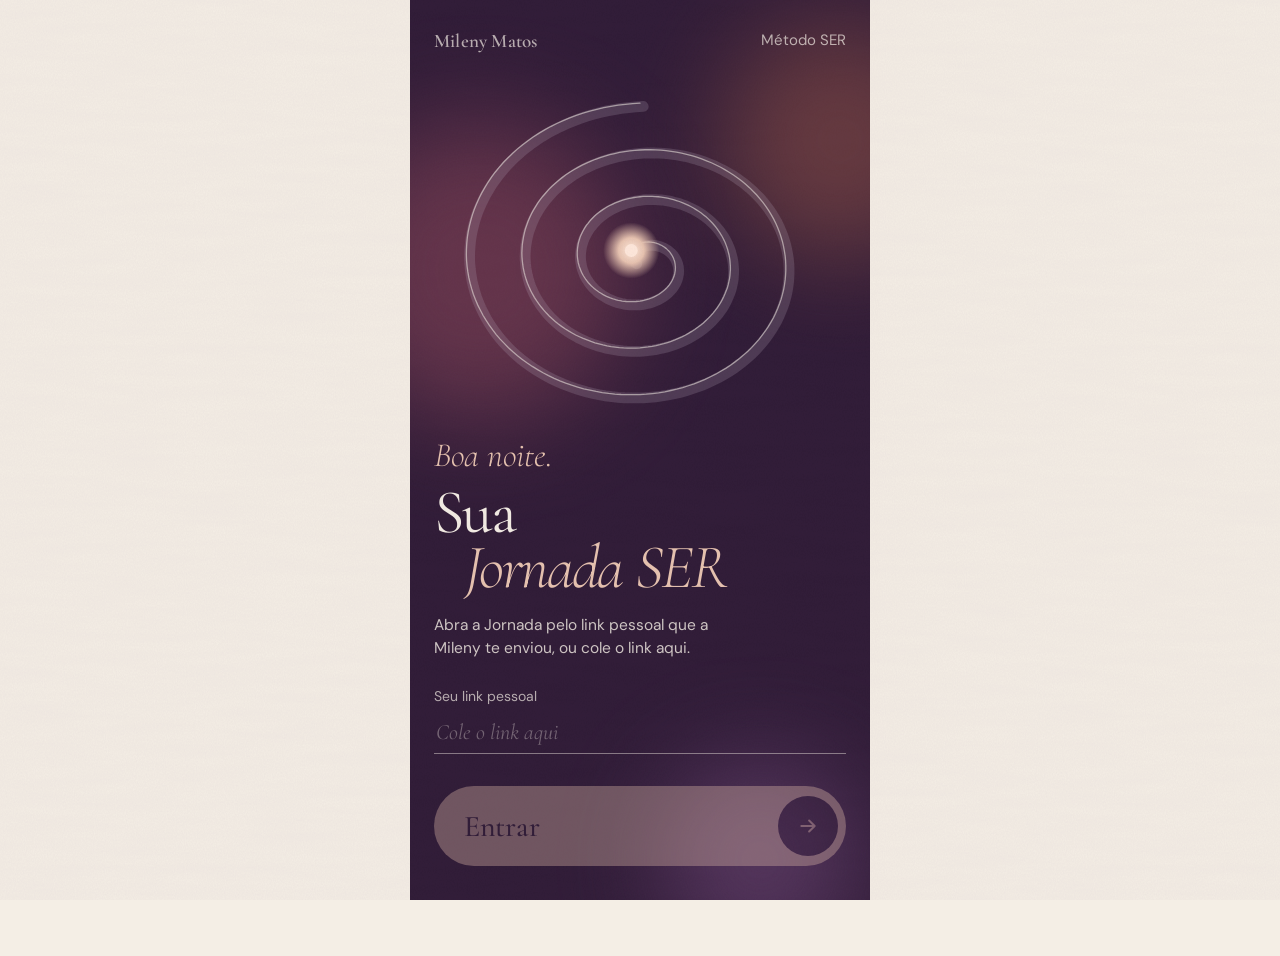
<file: diario.html>
<!doctype html>
<html lang="pt-BR">
<head>
<meta charset="utf-8">
<meta name="viewport" content="width=device-width, initial-scale=1, viewport-fit=cover">
<link rel="manifest" href="manifest.json">
<link rel="icon" href="icons/favicon.svg" type="image/svg+xml">
<link rel="icon" href="icons/favicon-32.png" sizes="32x32" type="image/png">
<link rel="icon" href="icons/favicon-16.png" sizes="16x16" type="image/png">
<link rel="apple-touch-icon" href="icons/apple-touch-icon.png" sizes="180x180">
<meta name="apple-mobile-web-app-title" content="Jornada SER">
<meta name="application-name" content="Jornada SER">
<meta name="robots" content="noindex">
<title>Diário de Fugas e Gatilhos · Jornada SER</title>
<meta name="description" content="Diário de Fugas e Gatilhos do Método SER.">
<meta name="theme-color" content="#F4EEE5">
<link rel="preconnect" href="https://fonts.googleapis.com"><link rel="preconnect" href="https://fonts.gstatic.com" crossorigin>
<link href="https://fonts.googleapis.com/css2?family=Cormorant+Garamond:ital,wght@0,300;0,400;0,500;0,600;0,700;1,300;1,400;1,500&family=DM+Sans:opsz,wght@9..40,400;9..40,500;9..40,600&display=swap" rel="stylesheet">
<link rel="stylesheet" href="assets/base.css">
<link rel="stylesheet" href="assets/motion.css">
<style>
.luz i:nth-child(1){width:300px;height:300px;right:-140px;top:60px;background:#E8C4B0}
.luz i:nth-child(2){width:260px;height:260px;left:-150px;top:520px;background:#D9CCDA;animation-delay:-9s}
h1{font-family:var(--serif);font-weight:400;font-size:62px;line-height:.86;letter-spacing:-.035em;margin-top:20px}
h1 span{display:block;font-style:italic;font-weight:300;color:var(--cobre);padding-left:.9em}
.lead{font-size:15.5px;line-height:1.5;margin-top:16px;color:var(--sec);max-width:31ch}
/* a frase que se compõe enquanto ela responde */
.frase{position:sticky;top:0;z-index:6;margin:26px calc(-1*var(--m)) 0;padding:16px var(--m) 18px;background:rgba(244,238,229,.88);backdrop-filter:blur(14px);-webkit-backdrop-filter:blur(14px);
  font-family:var(--serif);font-size:23px;line-height:1.22;letter-spacing:-.01em}
.frase em{font-style:italic;color:var(--cobre);animation:palavra .6s ease-out}
.frase.longa{font-size:19px}
.frase .vz{display:inline-block;width:42px;height:2px;background:rgba(60,32,63,.22);vertical-align:.3em;border-radius:2px}
@keyframes palavra{from{opacity:0}}
/* o fio: quatro nós, um por pergunta */
.fio{position:relative;margin-top:12px;padding-left:44px}
.fio svg.linha{position:absolute;left:0;top:0;width:30px;height:100%;overflow:visible}
.no{position:relative;padding:26px 0 18px}
.no .n{position:absolute;left:-44px;top:30px;width:30px;height:30px;display:grid;place-items:center}
.no .n i{width:14px;height:14px;border-radius:50%;background:var(--creme);box-shadow:inset 0 0 0 2px rgba(60,32,63,.35);transition:background-color .5s,box-shadow .5s,transform .6s var(--mola)}
.no.ok .n i{background:var(--cobre);box-shadow:0 0 0 6px rgba(167,94,72,.16),0 0 18px rgba(167,94,72,.5);transform:scale(1.15)}
.no h2{font-family:var(--serif);font-weight:500;font-size:28px;line-height:1.05;letter-spacing:-.015em}
.no p.dica{font-size:14px;color:var(--sec);margin-top:6px;line-height:1.4}
.chips{display:flex;flex-wrap:wrap;gap:8px;margin-top:14px}
.chip[aria-pressed="true"]{background:var(--cobre)}
.no .campo{margin-top:10px}
.relato{margin-top:20px;border-radius:30px;background:var(--creme2);padding:22px 20px 20px}
.relato h2{font-family:var(--serif);font-style:italic;font-weight:400;font-size:28px;line-height:1.05}
.relato .campo{margin-top:12px;background:rgba(255,255,255,.55)}
.guardar{margin-top:24px}
/* semana */
.semana{margin-top:64px}
.semana>h2{font-family:var(--serif);font-weight:400;font-size:44px;letter-spacing:-.03em;line-height:.95}
.semana>h2 span{font-style:italic;color:var(--cobre)}
.vazio{display:grid;grid-template-columns:84px 1fr;gap:14px;align-items:center;margin-top:18px;color:var(--sec);font-size:14.5px;line-height:1.45}
.ent{position:relative;margin-top:14px;border-radius:28px;background:rgba(255,255,255,.5);padding:18px 18px 18px}
.ent.ex{background:rgba(237,228,216,.6)}
.ent.ex .txt{opacity:.62}
.ent.novo{animation:pousa 1s var(--mola)}
@keyframes pousa{from{opacity:0;transform:translateY(-24px) scale(.97)}}
.ent header{display:flex;justify-content:space-between;align-items:center;font-size:13.5px;color:var(--sec)}
.ent header svg{display:block}
.ent .txt{font-family:var(--serif);font-size:22px;line-height:1.22;margin-top:8px}
.ent .txt em{font-style:italic;color:var(--cobre)}
.ent blockquote{margin-top:10px;font-size:15px;line-height:1.5;color:var(--ameixa);padding-left:14px;box-shadow:inset 2px 0 0 var(--pessego)}
.ent .exr{font-family:var(--serif);font-style:italic;color:var(--cobre);font-size:16px}
.padrao{margin:30px calc(-1 * var(--m) + 8px) 0;border-radius:34px;background:var(--violeta);color:var(--creme);padding:30px 24px;position:relative;overflow:hidden;isolation:isolate}
.padrao::before{content:"";position:absolute;width:240px;height:240px;left:-80px;bottom:-110px;border-radius:50%;background:var(--cobre);filter:blur(60px);opacity:.6;z-index:-1}
.padrao::after{content:"";position:absolute;width:180px;height:180px;right:-60px;top:-70px;border-radius:50%;background:#5E3C66;filter:blur(40px);z-index:-1}
.padrao h2{font-family:var(--serif);font-style:italic;font-weight:400;font-size:20px;opacity:.75}
.padrao p{font-family:var(--serif);font-size:29px;line-height:1.15;letter-spacing:-.01em;margin-top:8px}
.padrao small{display:block;font-size:13.5px;opacity:.7;margin-top:14px;line-height:1.45}
.grupos h3{font-family:var(--serif);font-style:italic;font-weight:400;font-size:19px;color:var(--sec);margin-top:16px}
.grupos .chips{margin-top:8px}
.livre{display:block;font-family:var(--serif);font-weight:500;font-size:21px;margin-top:22px}
.campo.forte{margin-top:8px;background:rgba(255,255,255,.75);box-shadow:inset 0 0 0 1.5px rgba(167,94,72,.45)}
.campo.forte:focus{box-shadow:0 0 0 2px var(--cobre)}
</style>
</head>
<body>
<div class="luz" aria-hidden="true"><i></i><i></i></div>
<header class="topo"><a href="index.html#hub"><svg width="16" height="16" viewBox="0 0 16 16"><path d="M14 8H3M7 3.5 2.5 8 7 12.5" fill="none" stroke="currentColor" stroke-width="1.7" stroke-linecap="round" stroke-linejoin="round"/></svg>Jornada</a><span class="assin">Mileny Matos</span></header>
<main>
<h1 class="revela">Diário de <span>Fugas</span></h1>
<p class="lead revela" style="animation-delay:.1s">Um instrumento de cura, não de cobrança. Se estiver muito cansada, anote apenas uma palavra.</p>

<form id="f" autocomplete="off">
<p class="frase" id="frase" aria-live="polite"></p>
<div class="fio" id="fio">
  <svg class="linha" aria-hidden="true" preserveAspectRatio="none"><path id="fioBase" fill="none" stroke="#3C203F" stroke-opacity=".18" stroke-width="1.4" stroke-dasharray="2 6" stroke-linecap="round"/><path id="fioFeito" fill="none" stroke="#A75E48" stroke-width="2" stroke-linecap="round"/></svg>
  <fieldset class="no" data-k="fuga" style="border:0;padding-left:0;padding-right:0;margin:0"><span class="n" aria-hidden="true"><i></i></span>
    <h2 id="q1">Qual foi o excesso?</h2><div class="chips" role="group" aria-labelledby="q1"></div>
    <input class="campo" type="text" maxlength="80" placeholder="Ou com suas palavras" aria-label="Excesso, com suas palavras"></fieldset>
  <fieldset class="no" data-k="gat" style="border:0;padding-left:0;padding-right:0;margin:0"><span class="n" aria-hidden="true"><i></i></span>
    <h2 id="q2">Qual foi o gatilho?</h2><p class="dica">O que aconteceu antes? Onde você estava? Com quem?</p><div class="chips" role="group" aria-labelledby="q2"></div>
    <input class="campo" type="text" maxlength="120" placeholder="Com suas palavras" aria-label="Gatilho, com suas palavras"></fieldset>
  <fieldset class="no" data-k="sent" style="border:0;padding-left:0;padding-right:0;margin:0"><span class="n" aria-hidden="true"><i></i></span>
    <h2 id="q3">Que sentimento você tentou evitar?</h2><div class="chips" role="group" aria-labelledby="q3"></div>
    <input class="campo" type="text" maxlength="80" placeholder="Ou com suas palavras" aria-label="Sentimento, com suas palavras"></fieldset>
  <fieldset class="no" data-k="cons" style="border:0;padding-left:0;padding-right:0;margin:0"><span class="n" aria-hidden="true"><i></i></span>
    <h2 id="q4">E depois, o que ficou?</h2><p class="dica">Pode escolher mais de uma.</p>
    <div class="grupos" id="consGrupos" role="group" aria-labelledby="q4"></div>
    <label class="livre" for="consTxt">Com suas palavras</label>
    <textarea class="campo forte" id="consTxt" rows="2" maxlength="300" placeholder="O que você sentiu no corpo e na emoção depois?"></textarea></fieldset>
</div>
<div class="relato"><h2><label for="relato">Quer contar com suas palavras?</label></h2>
  <textarea class="campo" id="relato" rows="4" maxlength="1200" placeholder="Opcional. Do jeito que vier."></textarea></div>
<div class="guardar"><button class="btn" id="anotar" type="submit" disabled>Guardar no diário <svg width="16" height="16" viewBox="0 0 16 16"><path d="M2 8h11M9 3.5 13.5 8 9 12.5" fill="none" stroke="currentColor" stroke-width="1.7" stroke-linecap="round" stroke-linejoin="round"/></svg></button></div>
</form>

<section class="semana" aria-labelledby="semT">
  <h2 id="semT">Sua <span>semana</span></h2>
  <div id="lista"></div>
  <aside class="padrao" aria-labelledby="padT"><h2 id="padT">Padrão percebido</h2><p id="padTxt"></p><small id="padNota"></small></aside>
</section>
</main>

<script src="assets/config.js"></script>
<script src="assets/jornada.js"></script>
<script src="assets/motion.js"></script>
<script>JS.exigePerfil();</script>
<script>
// Vocabulário do documento "Diário de Fugas e Gatilhos" (Mileny Matos)
const OP={fuga:['Trabalho','Comida','Doação excessiva','Redes sociais','Compras','TV','Isolamento'],
  sent:['Solidão','Vazio','Sobrecarga','Medo de falhar','Ansiedade','Carência','Tédio','Medo de não ser amada'],
};
// "E depois, o que ficou?" — origem de cada opção:
// [D] Diário de Fugas · [T] Termômetro do SER · [V] Mapa da Virada · [C] Caixa de Ferramentas · [F] Ficha de Evolução · [A] adaptação (não está nos arquivos)
const CONS=[
  ['No corpo',['Cansaço' /*T*/,'Dor de cabeça' /*T*/,'Dores no corpo' /*T*/,'Falta de ar' /*T*/,'Drenada, pesada' /*F*/,'Acelerada' /*F*/,'Peso no corpo' /*A*/]],
  ['Na emoção',['Culpa' /*D,C*/,'Mais ansiedade' /*D*/,'Frustração' /*V*/,'Irritação' /*T*/,'Raiva' /*T,C*/,'Vazio' /*D*/,'Solidão' /*D,C*/,'Sobrecarga' /*T,V*/,'Medo' /*D,C*/,'Vergonha' /*A*/,'Alívio momentâneo' /*A*/]],
  ['Na rotina',['Atraso' /*D*/]]];
const $=id=>document.getElementById(id); const esc=t=>String(t).replace(/[&<>"]/g,c=>({'&':'&amp;','<':'&lt;','>':'&gt;','"':'&quot;'}[c]));
const sel={fuga:{chip:null,txt:''},gat:{chip:null,txt:''},sent:{chip:null,txt:''},cons:{chips:[],txt:''}};
const junta=a=>a.length<2?(a[0]||''):a.slice(0,-1).join(', ')+' e '+a[a.length-1];
const val=k=>k==='cons'?junta([...sel.cons.chips.map(x=>x.toLowerCase()),sel.cons.txt].filter(Boolean)):(sel[k].txt||sel[k].chip||'');
function montaCons(){const g=$('consGrupos'); g.innerHTML='';
  CONS.forEach(([titulo,lista])=>{const h=document.createElement('h3'); h.textContent=titulo; const box=document.createElement('div'); box.className='chips'; g.append(h,box);
    lista.forEach(w=>{const b=document.createElement('button'); b.type='button'; b.className='chip'; b.textContent=w; b.setAttribute('aria-pressed','false');
      b.onclick=()=>{const on=b.getAttribute('aria-pressed')!=='true'; b.setAttribute('aria-pressed',on); sel.cons.chips=on?[...sel.cons.chips,w]:sel.cons.chips.filter(x=>x!==w); if(on&&navigator.vibrate) navigator.vibrate(6); atualiza();}; box.append(b);});});
  const t=$('consTxt'); t.value=''; t.oninput=()=>{sel.cons.txt=t.value.trim(); atualiza();};}
function monta(){montaCons(); document.querySelectorAll('.no:not([data-k=cons])').forEach(no=>{const k=no.dataset.k, box=no.querySelector('.chips'); box.innerHTML='';
  const lista=k==='gat'?gatSug():OP[k];
  lista.forEach(w=>{const b=document.createElement('button'); b.type='button'; b.className='chip'; b.textContent=w; b.setAttribute('aria-pressed','false');
    b.onclick=()=>{const on=b.getAttribute('aria-pressed')!=='true'; box.querySelectorAll('.chip').forEach(x=>x.setAttribute('aria-pressed','false')); b.setAttribute('aria-pressed',on);
      sel[k].chip=on?w:null; if(on&&navigator.vibrate) navigator.vibrate(6); atualiza();}; box.append(b);});
  const inp=no.querySelector('.campo'); inp.value=''; inp.oninput=()=>{sel[k].txt=inp.value.trim(); atualiza();};});}
const gatSug=()=>{const meus=[...new Set(JS.read('diario').map(e=>e.gatChip).filter(Boolean))].slice(-3); return meus.length?meus:['Chefe gritou','Projeto novo no trabalho'];};
const w=(k,txt)=>{const v=val(k); return v?`<em>${esc(k==='cons'?v:v.toLowerCase())}</em>`:'<span class="vz"></span>';};
function atualiza(){
  $('frase').innerHTML=`Fugi para ${w('fuga')} depois de ${w('gat')}, evitando sentir ${w('sent')}. Depois ${/ e |, /.test(val('cons'))?'vieram':'veio'} ${w('cons')}.`;
  $('frase').classList.toggle('longa',$('frase').textContent.length>120);
  let feitos=0; document.querySelectorAll('.no').forEach((no,i)=>{const ok=!!val(no.dataset.k); no.classList.toggle('ok',ok); if(ok) feitos=i+1;});
  desenhaFio(feitos); $('anotar').disabled=!(val('fuga')||$('relato').value.trim());}
$('relato').oninput=atualiza;
// o fio liga os nós; a parte em cobre avança até o último nó respondido
function desenhaFio(feitos){const fio=$('fio'), nos=[...document.querySelectorAll('.no')], H=fio.offsetHeight; const svg=fio.querySelector('svg');
  svg.setAttribute('viewBox',`0 0 30 ${H}`); const ys=nos.map(n=>n.offsetTop+45);
  let d=`M15 ${ys[0]}`; for(let i=1;i<ys.length;i++){const m=(ys[i-1]+ys[i])/2; d+=` C ${i%2?27:3} ${m-30}, ${i%2?3:27} ${m+30}, 15 ${ys[i]}`;}
  $('fioBase').setAttribute('d',d); const f=$('fioFeito'); f.setAttribute('d',d); const L=f.getTotalLength();
  const alvo=feitos? (feitos===4?L:L*(ys[feitos-1]-ys[0])/(ys[3]-ys[0])) : 0;
  f.style.strokeDasharray=L; f.style.transition=JS.reduced?'none':'stroke-dashoffset 1s cubic-bezier(.2,.7,.2,1)'; f.style.strokeDashoffset=L-alvo;}
monta(); atualiza(); addEventListener('resize',atualiza); document.fonts&&document.fonts.ready.then(atualiza);
$('f').onsubmit=e=>{e.preventDefault();
  JS.push('diario',{t:Date.now(),fuga:val('fuga'),gat:val('gat'),gatChip:sel.gat.chip,sent:val('sent'),cons:val('cons'),consLista:[...sel.cons.chips],consTexto:sel.cons.txt,relato:$('relato').value.trim()});
  Object.values(sel).forEach(s=>{s.chip=null;s.txt='';}); sel.cons.chips=[]; $('relato').value=''; monta(); atualiza(); lista(true);
  JM.linha(document.querySelector('.ent.novo'),{atraso:700});
  setTimeout(()=>document.querySelector('.semana').scrollIntoView({behavior:JS.reduced?'auto':'smooth'}),80);};
// exemplos a partir do exemplo do próprio documento; somem quando ela anota
const EX=[{d:0,h:'10:30',fuga:'Redes sociais',gat:'Projeto novo no trabalho',sent:'Medo de falhar',cons:'Culpa',relato:''},
          {d:1,h:'21:40',fuga:'Comida',gat:'Chefe gritou',sent:'Medo',cons:'Culpa',relato:''}];
const NOMES=['Segunda','Terça','Quarta','Quinta','Sexta','Sábado','Domingo'];
const nos=e=>`<svg width="74" height="14" viewBox="0 0 74 14" aria-hidden="true"><path d="M7 7 H67" stroke="#A75E48" stroke-opacity=".35" stroke-width="1.4"/>${['fuga','gat','sent','cons'].map((k,i)=>`<circle cx="${7+i*20}" cy="7" r="${e[k]?5:3.5}" fill="${e[k]?'#A75E48':'#F4EEE5'}" stroke="#A75E48" stroke-width="1.4"/>`).join('')}</svg>`;
const frase=e=>{const p=[]; if(e.fuga)p.push(`Fugi para <em>${esc(e.fuga.toLowerCase())}</em>`); if(e.gat)p.push(`depois de <em>${esc(e.gat.toLowerCase())}</em>`); if(e.sent)p.push(`evitando sentir <em>${esc(e.sent.toLowerCase())}</em>`);
  let s=p.join(', '); if(s) s+='.'; if(e.cons) s+=` Depois ${/ e |, /.test(e.cons)?'vieram':'veio'} <em>${esc(e.cons.toLowerCase())}</em>.`; return s;};
function lista(novo){const reais=JS.thisWeek(JS.read('diario')); const L=$('lista');
  let itens=reais.map(e=>({...e,d:JS.diaIdx(e.t),h:new Date(e.t).toTimeString().slice(0,5)})).reverse(); const ex=!itens.length; if(ex) itens=EX;
  L.innerHTML=(ex?`<div class="vazio"><svg width="84" height="60" viewBox="0 0 84 60" aria-hidden="true"><path d="M4 50 C 20 10, 40 60, 46 30 S 30 4, 50 12 S 80 40, 80 20" fill="none" stroke="#A75E48" stroke-width="1.6" stroke-linecap="round"/><circle cx="46" cy="30" r="5" fill="#A75E48"/></svg><p>Sua semana começa no primeiro nó. Por enquanto, veja dois exemplos.</p></div>`:'')+
   itens.map((e,i)=>`<article class="ent ${ex?'ex':''} ${novo&&i===0&&!ex?'novo':''}"><header><span>${NOMES[e.d]} · ${e.h}</span>${ex?'<span class="exr">exemplo</span>':nos(e)}</header>
     ${frase(e)?`<p class="txt">${frase(e)}</p>`:''}${e.relato?`<blockquote>${esc(e.relato)}</blockquote>`:''}</article>`).join('');
  padrao(reais);}
function padrao(reais){const T=$('padTxt'), N=$('padNota');
  if(reais.length<3){T.textContent='Suas fugas aparecem mais à noite, depois de sobrecarga.'; N.textContent='Exemplo. A partir de 3 anotações, o padrão passa a ser o seu'+(reais.length?` (faltam ${3-reais.length}).`:'.'); return;}
  const top=k=>{const c={}; reais.forEach(e=>e[k]&&(c[e[k]]=(c[e[k]]||0)+1)); return Object.entries(c).sort((a,b)=>b[1]-a[1])[0]};
  const noite=reais.filter(e=>new Date(e.t).getHours()>=18).length, f=top('fuga'), s=top('sent');
  let t=f?`${f[0]} apareceu ${f[1]} ${f[1]>1?'vezes':'vez'} nesta semana.`:''; if(s) t+=` O sentimento que mais se repete: ${s[0].toLowerCase()}.`;
  if(noite/reais.length>=.6) t+=' A maioria das fugas acontece à noite.';
  T.textContent=t||'Continue anotando: o padrão aparece com o tempo.'; const nm=((JS.perfil()||{}).nome||'').split(' ')[0]; N.textContent=nm?`${nm}, leve isto para a sua próxima sessão com a Mileny.`:'Leve para a sua próxima sessão com a Mileny.';}
lista();
</script>
</body>
</html>
</file>
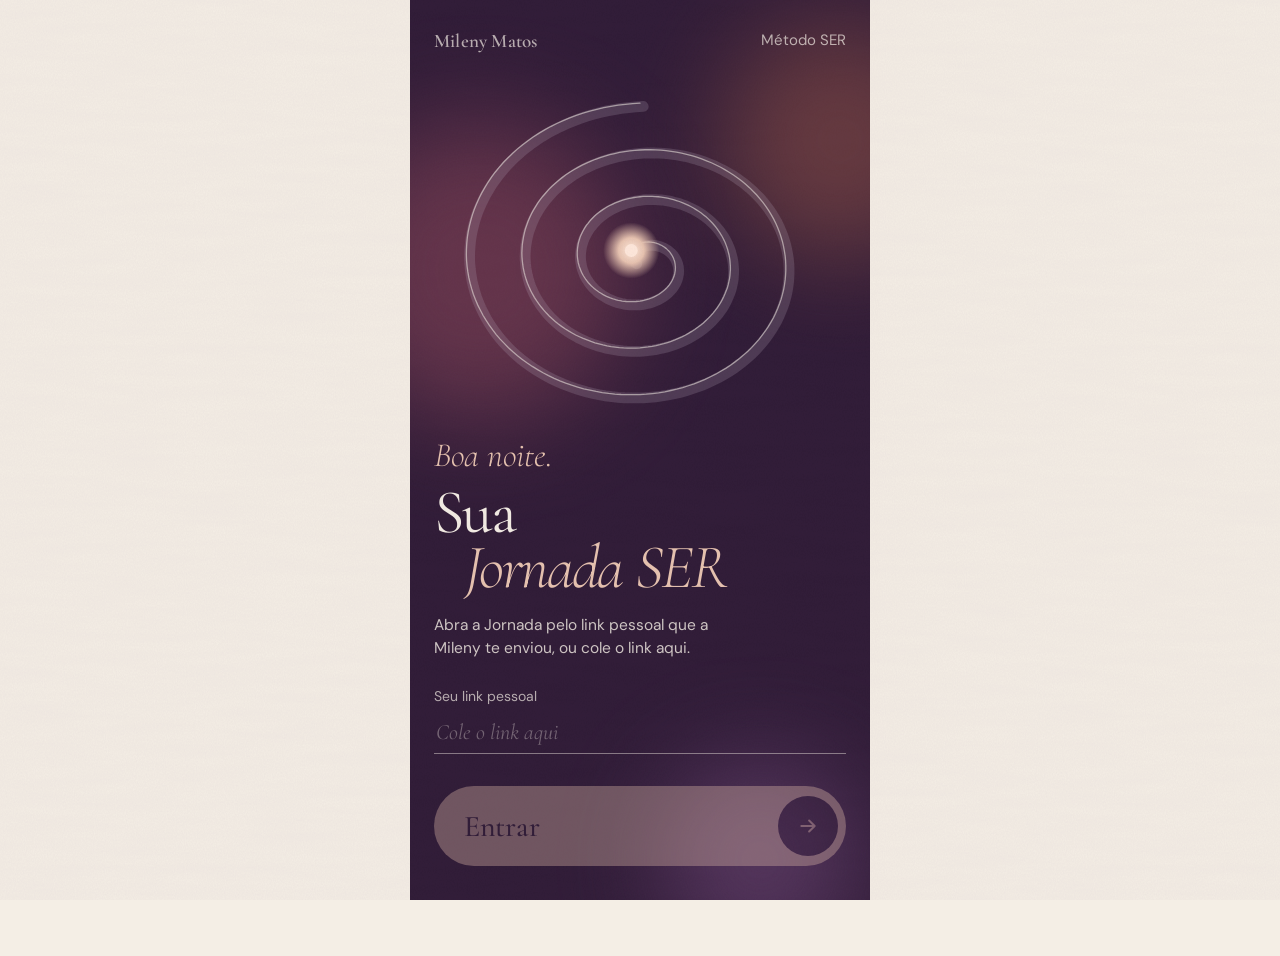
<file: pacto.html>
<!doctype html>
<html lang="pt-BR">
<head>
<meta charset="utf-8">
<meta name="viewport" content="width=device-width, initial-scale=1, viewport-fit=cover">
<link rel="manifest" href="manifest.json">
<link rel="icon" href="icons/favicon.svg" type="image/svg+xml">
<link rel="icon" href="icons/favicon-32.png" sizes="32x32" type="image/png">
<link rel="icon" href="icons/favicon-16.png" sizes="16x16" type="image/png">
<link rel="apple-touch-icon" href="icons/apple-touch-icon.png" sizes="180x180">
<meta name="apple-mobile-web-app-title" content="Jornada SER">
<meta name="application-name" content="Jornada SER">
<meta name="robots" content="noindex">
<title>Pacto de Mudança · Jornada SER</title>
<meta name="description" content="Termo de Auto-Compromisso do Método SER.">
<meta name="theme-color" content="#2F1B36">
<link rel="preconnect" href="https://fonts.googleapis.com"><link rel="preconnect" href="https://fonts.gstatic.com" crossorigin>
<link href="https://fonts.googleapis.com/css2?family=Cormorant+Garamond:ital,wght@0,300;0,400;0,500;0,600;0,700;1,300;1,400;1,500&family=DM+Sans:opsz,wght@9..40,400;9..40,500;9..40,600&display=swap" rel="stylesheet">
<link rel="stylesheet" href="assets/base.css">
<link rel="stylesheet" href="assets/motion.css">
<style>
:root{--papel:#FBF8F2;--mesa:#E9DFD2}
html,body{background:var(--violeta);transition:background-color .9s}
body{color:var(--creme)}
body[data-etapa="doc"],body[data-etapa="selado"]{background:var(--mesa);color:var(--ameixa)}
html:has(body[data-etapa="doc"]),html:has(body[data-etapa="selado"]){background:var(--mesa)}
.luz i:nth-child(1){width:340px;height:340px;right:-150px;top:-80px;background:#6B3440;opacity:.6}
.luz i:nth-child(2){width:260px;height:260px;left:-120px;top:520px;background:#4A2A52;opacity:.6;animation-delay:-9s}
body[data-etapa="doc"] .luz i,body[data-etapa="selado"] .luz i{opacity:.0}
.topo{color:inherit}
.etapa{display:none}
.etapa.on{display:block;animation:surge 1.2s var(--suave)}
@keyframes surge{from{opacity:0;transform:translateY(18px)}}
/* capa: o selo fechado, grande */
.capa{min-height:calc(100dvh - 120px);display:none;flex-direction:column}
.capa.on{display:flex}
.capa .selo-g{margin:26px auto 0 -6px;width:250px;height:250px;position:relative}
.capa .selo-g svg{width:100%;height:100%;filter:drop-shadow(0 18px 30px rgba(10,4,12,.45))} /* taste-skill-ignore: o selo de cera é um objeto em relevo sobre o papel */
.capa h1{font-family:var(--serif);font-weight:300;font-size:66px;line-height:.86;letter-spacing:-.035em;margin-top:22px}
.capa h1 span{display:block;font-style:italic;color:var(--pessego);padding-left:1em}
.capa .sub{font-size:17px;line-height:1.5;margin-top:22px;max-width:30ch;color:rgba(244,238,229,.86)}
.capa .acao{margin-top:auto;padding-top:30px;display:flex;align-items:center;gap:18px}
.capa .btn{background:var(--pessego);color:var(--violeta)}
.capa .tempo{font-size:14px;color:rgba(244,238,229,.62)}
/* o documento */
.folha{position:relative;margin:18px calc(-1*var(--m) + 10px) 0;background:var(--papel);border-radius:4px;padding:34px 24px 40px}
.folha::before{content:"";position:absolute;inset:0;border-radius:4px;pointer-events:none;opacity:.5;
  background-image:url("data:image/svg+xml,%3Csvg xmlns='http://www.w3.org/2000/svg' width='160' height='160'%3E%3Cfilter id='p'%3E%3CfeTurbulence type='fractalNoise' baseFrequency='.6' numOctaves='2'/%3E%3CfeColorMatrix values='0 0 0 0 .55 0 0 0 0 .45 0 0 0 0 .38 0 0 0 .07 0'/%3E%3C/filter%3E%3Crect width='160' height='160' filter='url(%23p)'/%3E%3C/svg%3E")}
.folha>*{position:relative}
.cabeca{display:flex;justify-content:space-between;align-items:flex-start;gap:12px}
.cabeca h1{font-family:var(--serif);font-weight:400;font-size:40px;line-height:.92;letter-spacing:-.025em}
.cabeca h1 small{display:block;font-family:var(--sans);font-size:14px;letter-spacing:0;color:var(--sec);margin-top:10px;font-weight:400}
.abre{font-family:var(--serif);font-size:30px;line-height:1.1;margin-top:30px}
.abre b{font-weight:500;font-style:italic;color:var(--cobre)}
.guia{font-size:14.5px;color:var(--sec);margin-top:6px}
.clausulas{list-style:none;padding:0;margin-top:14px}
.cl{all:unset;cursor:pointer;display:grid;grid-template-columns:30px 1fr;gap:10px;padding:14px 4px 14px 0;width:100%;-webkit-tap-highlight-color:transparent}
.cl span{font-family:var(--serif);font-size:22px;line-height:1.28;color:rgba(60,32,63,.62);transition:color .5s}
.cl .gota{width:20px;height:20px;margin-top:5px;border-radius:50%;background:rgba(167,94,72,.14);position:relative;transition:background-color .4s,transform .5s var(--mola)}
.cl[aria-pressed="true"] span{color:var(--ameixa)}
.cl[aria-pressed="true"] .gota{background:var(--cobre);transform:scale(1.12)}
.cl[aria-pressed="true"] .gota::after{content:"";position:absolute;left:50%;top:50%;width:6px;height:6px;margin:-3px;border-radius:50%;background:var(--pessego);opacity:.7}
.cl:focus-visible{outline:2px solid var(--cobre);outline-offset:2px;border-radius:8px}
.palavras{margin-top:34px;background:rgba(232,196,176,.22);margin-left:-12px;margin-right:-12px;padding:22px 12px 6px;border-radius:22px}
.palavras h2{font-family:var(--serif);font-weight:400;font-size:32px;line-height:1;letter-spacing:-.02em}
.rot{display:block;font-size:15px;font-weight:500;margin:22px 0 10px}
.areas{display:flex;flex-wrap:wrap;gap:8px}
.palavras .campo{background:rgba(255,255,255,.7);font-size:17px}
.fecho{font-family:var(--serif);font-style:italic;font-size:24px;line-height:1.25;margin-top:34px}
/* assinatura */
.assina{margin-top:22px;display:grid;gap:10px}
.nome{all:unset;box-sizing:border-box;width:100%;font-family:var(--serif);font-size:28px;font-weight:500;padding:8px 2px;background:transparent;border-bottom:2px solid rgba(60,32,63,.22)}
.nome:focus{border-bottom-color:var(--cobre)}
.pad{position:relative;height:150px;border-radius:18px;background:rgba(60,32,63,.05);touch-action:none;overflow:hidden}
.pad canvas{position:absolute;inset:0;width:100%;height:100%;cursor:crosshair}
.pad .dica{position:absolute;left:16px;bottom:14px;font-size:14px;color:var(--sec);pointer-events:none;transition:opacity .3s}
.pad.tem .dica{opacity:0}
.pad .limpar{all:unset;cursor:pointer;position:absolute;right:10px;top:10px;font-size:13.5px;padding:7px 12px;border-radius:999px;background:rgba(255,255,255,.8)}
.pad:not(.tem) .limpar{display:none}
.data{font-size:14.5px;color:var(--sec)}
.lugar-selo{position:absolute;right:18px;bottom:-34px;width:120px;height:120px;pointer-events:none}
.lugar-selo svg{width:100%;height:100%;filter:drop-shadow(0 10px 14px rgba(60,32,63,.3))} /* taste-skill-ignore: o selo de cera é um objeto em relevo sobre o papel */
.fim{margin-top:56px;display:grid;gap:12px;justify-items:start}
.falta{font-size:15px;color:var(--sec)}
/* selado */
.selado .tit{display:flex;justify-content:space-between;align-items:flex-start;gap:8px}
.selado .tit .mini{width:92px;height:92px;flex:none;margin-top:14px;transform:rotate(-10deg)}
.selado .tit .mini svg{width:100%;height:100%;filter:drop-shadow(0 8px 12px rgba(60,32,63,.28))} /* taste-skill-ignore: o selo de cera é um objeto em relevo sobre o papel */
.selado h2.t{font-family:var(--serif);font-weight:300;font-size:46px;line-height:.9;letter-spacing:-.03em;margin-top:12px}
.selado h2.t span{display:block;font-style:italic;color:var(--cobre);padding-left:.9em}
.selado .quando{font-size:16px;margin-top:12px}
.leitura .cl{cursor:default}
.leitura .cl span{color:var(--ameixa)}
.leitura .resp{font-family:var(--serif);font-size:22px;line-height:1.3;margin-top:4px}
.leitura .resp.vazio{font-family:var(--sans);font-size:15px;color:var(--sec)}
.leitura .assin-img{height:110px;margin-top:6px}
.leitura .assin-img path{fill:none;stroke:var(--ameixa);stroke-width:2.4;stroke-linecap:round;stroke-linejoin:round}
.leitura .nomeA{font-family:var(--serif);font-size:28px;font-weight:500}
.acoes{margin-top:60px;display:flex;flex-wrap:wrap;gap:12px;align-items:center}
.sec{all:unset;cursor:pointer;padding:16px 22px;border-radius:999px;background:rgba(60,32,63,.08);font-weight:600;font-size:15.5px}
.hist{margin-top:30px}
.hist h3{font-family:var(--serif);font-weight:400;font-size:26px}
.hist ul{list-style:none;padding:0;margin-top:8px}
.hist li{padding:10px 0;font-size:15px}
.hist li+li{margin-top:2px}
</style>
</head>
<body data-etapa="capa">
<div class="luz" aria-hidden="true"><i></i><i></i></div>
<header class="topo"><a href="index.html#hub"><svg width="16" height="16" viewBox="0 0 16 16" aria-hidden="true"><path d="M14 8H3M7 3.5 2.5 8 7 12.5" fill="none" stroke="currentColor" stroke-width="1.7" stroke-linecap="round" stroke-linejoin="round"/></svg>Jornada</a><span class="assin">Mileny Matos</span></header>
<main>
  <section class="etapa capa on" id="capa" aria-labelledby="capaT">
    <div class="selo-g" id="seloG"></div>
    <h1 id="capaT">Pacto de <span>Mudança</span></h1>
    <p class="sub">O seu Termo de Auto-Compromisso. Um acordo seu, com você: o seu processo depende das suas escolhas.</p>
    <div class="acao"><button class="btn" id="ler">Ler o pacto <svg width="16" height="16" viewBox="0 0 16 16" aria-hidden="true"><path d="M2 8h11M9 3.5 13.5 8 9 12.5" fill="none" stroke="currentColor" stroke-width="1.7" stroke-linecap="round" stroke-linejoin="round"/></svg></button><span class="tempo">Uns 3 minutos</span></div>
  </section>

  <section class="etapa" id="doc" aria-labelledby="docT">
    <article class="folha" id="folha">
      <div class="cabeca"><h1 id="docT">Pacto de Mudança<small>Termo de Auto-Compromisso · Método SER</small></h1></div>
      <p class="abre">Eu, <b id="eu"></b>,</p>
      <p class="guia" id="guia">Toque em cada frase que você assume.</p>
      <ul class="clausulas" id="cls"></ul>
      <div class="palavras">
        <h2>Com as suas palavras</h2>
        <span class="rot" id="rotA">Onde eu mais quero mudar</span>
        <div class="areas" id="areas" role="group" aria-labelledby="rotA"></div>
        <label class="rot" for="mudar">O que eu escolho mudar</label>
        <textarea class="campo" id="mudar" rows="3" maxlength="600" placeholder="Ex.: parar de me colocar sempre em último lugar"></textarea>
        <label class="rot" for="passo">Meu primeiro passo, pequeno</label>
        <textarea class="campo" id="passo" rows="2" maxlength="400" placeholder="Ex.: dez minutos só para mim, antes de dormir"></textarea>
        <label class="rot" for="lembrete">Quando eu quiser desistir, vou lembrar que…</label>
        <textarea class="campo" id="lembrete" rows="2" maxlength="400" placeholder="Com as suas palavras"></textarea>
        <p style="height:16px"></p>
      </div>
      <p class="fecho" id="fecho"></p>
      <div class="assina">
        <label class="rot" for="nome" style="margin:10px 0 0">Seu nome</label>
        <input class="nome" id="nome" maxlength="60" autocomplete="name" autocapitalize="words">
        <div class="pad" id="pad"><canvas id="cv" aria-label="Espaço para assinar com o dedo" role="img"></canvas><span class="dica">Assine aqui com o dedo, se quiser</span><button class="limpar" id="limpar" type="button">Limpar</button></div>
        <p class="data" id="data"></p>
      </div>
      <div class="lugar-selo" id="lugarSelo" aria-hidden="true"></div>
    </article>
    <div class="fim">
      <p class="falta" id="falta" aria-live="polite"></p>
      <button class="btn" id="selar" disabled>Selar o pacto</button>
    </div>
  </section>

  <section class="etapa selado" id="selado" aria-labelledby="selT">
    <div class="tit"><h2 class="t" id="selT">Pacto <span>selado</span></h2><div class="mini" id="seloMini"></div></div>
    <p class="quando" id="quando"></p>
    <article class="folha leitura" id="lido"></article>
    <div class="acoes"><a class="btn" href="index.html#hub">Voltar à Jornada</a><button class="sec" id="renovar">Renovar o pacto</button></div>
    <div class="hist" id="hist" hidden><h3>Pactos anteriores</h3><ul id="histL"></ul></div>
  </section>
</main>
<script src="assets/config.js"></script>
<script src="assets/jornada.js"></script>
<script src="assets/motion.js"></script>
<script>JS.exigePerfil();</script>
<script src="assets/pacto.js"></script>
<script>
const $=id=>document.getElementById(id), esc=JS.esc, perfil=JS.perfil()||{};
const fmt=t=>new Date(t).toLocaleDateString('pt-BR',{day:'numeric',month:'long',year:'numeric'});
const fmtH=t=>new Date(t).toLocaleTimeString('pt-BR',{hour:'2-digit',minute:'2-digit'});
const etapa=id=>{const sai=document.querySelector('.etapa.on'); if(sai&&sai.id!==id) JM.fantasma(sai); document.querySelectorAll('.etapa').forEach(e=>e.classList.toggle('on',e.id===id)); document.body.dataset.etapa=id; window.scrollTo(0,0);
  document.querySelector('meta[name=theme-color]').content=id==='capa'?'#2F1B36':'#E9DFD2';};
$('seloG').innerHTML=seloSVG(250); $('seloMini').innerHTML=seloSVG(92); $('fecho').textContent=PACTO.fecho;
// ——— o documento ———
const sel={cl:new Set(),areas:new Set()};
$('cls').innerHTML=PACTO.clausulas.map(c=>`<li><button class="cl" type="button" aria-pressed="false" data-id="${c.id}"><i class="gota" aria-hidden="true"></i><span>${esc(c.txt)}</span></button></li>`).join('');
$('areas').innerHTML=PACTO.areas.map(a=>`<button class="chip" type="button" aria-pressed="false">${esc(a)}</button>`).join('');
document.querySelectorAll('.cl').forEach(b=>b.onclick=()=>{const on=b.getAttribute('aria-pressed')!=='true'; b.setAttribute('aria-pressed',on); on?sel.cl.add(b.dataset.id):sel.cl.delete(b.dataset.id);
  if(on&&!JS.reduced) b.querySelector('.gota').animate([{transform:'scale(.2)'},{transform:'scale(1.35)'},{transform:'scale(1.12)'}],{duration:520,easing:'cubic-bezier(.34,1.4,.5,1)'}); falta();});
document.querySelectorAll('#areas .chip').forEach(b=>b.onclick=()=>{const on=b.getAttribute('aria-pressed')!=='true'; b.setAttribute('aria-pressed',on); on?sel.areas.add(b.textContent):sel.areas.delete(b.textContent);});
$('nome').oninput=falta;
function falta(){const f=PACTO.clausulas.length-sel.cl.size, nm=$('nome').value.trim();
  $('falta').textContent=f?`${f===1?'Falta 1 frase':'Faltam '+f+' frases'} para selar.`:!nm?'Escreva seu nome para selar.':'Tudo pronto. Quando quiser, sele o seu pacto.';
  $('selar').disabled=!!f||!nm;}
// ——— assinatura com o dedo: guardada como traço vetorial (leve e nítido) ———
const cv=$('cv'), pad=$('pad'), W=320, H=130; let tracos=[], atual=null;
function ajusta(){const r=cv.getBoundingClientRect(), d=devicePixelRatio||1; cv.width=r.width*d; cv.height=r.height*d; desenha();}
const pt=e=>{const r=cv.getBoundingClientRect(); return [Math.round((e.clientX-r.left)/r.width*W), Math.round((e.clientY-r.top)/r.height*H)];};
function desenha(){const c=cv.getContext('2d'), sx=cv.width/W, sy=cv.height/H; c.clearRect(0,0,cv.width,cv.height); c.lineCap=c.lineJoin='round'; c.strokeStyle='#3C203F'; c.lineWidth=2.4*sx;
  tracos.forEach(t=>{c.beginPath(); t.forEach((p,i)=>{const x=p[0]*sx,y=p[1]*sy; if(!i) c.moveTo(x,y); else{const q=t[i-1]; c.quadraticCurveTo(q[0]*sx,q[1]*sy,(q[0]*sx+x)/2,(q[1]*sy+y)/2);}}); if(t.length===1) c.lineTo(t[0][0]*sx+.1,t[0][1]*sy); c.stroke();});}
cv.addEventListener('pointerdown',e=>{e.preventDefault(); cv.setPointerCapture(e.pointerId); atual=[pt(e)]; tracos.push(atual); pad.classList.add('tem'); desenha();});
cv.addEventListener('pointermove',e=>{if(!atual) return; const p=pt(e), u=atual[atual.length-1]; if(Math.hypot(p[0]-u[0],p[1]-u[1])>=2){atual.push(p); desenha();}});
['pointerup','pointercancel'].forEach(ev=>cv.addEventListener(ev,()=>{atual=null;}));
$('limpar').onclick=()=>{tracos=[]; pad.classList.remove('tem'); desenha();};
addEventListener('resize',ajusta);
function caminho(){let d=tracos.map(t=>'M'+t.map(p=>p[0]+' '+p[1]).join('L')).join(''); let passo=2;
  while(d.length>7000&&passo<12){d=tracos.map(t=>'M'+t.filter((_,i)=>i%passo===0||i===t.length-1).map(p=>p[0]+' '+p[1]).join('L')).join(''); passo++;} return d.length>7000?'':d;}
// ——— selar ———
$('selar').onclick=()=>{const b=$('selar'); b.disabled=true;
  const reg={t:Date.now(),versao:PACTO.versao,nome:$('nome').value.trim().replace(/\s+/g,' '),clausulas:[...sel.cl],areas:[...sel.areas],
    mudar:$('mudar').value.trim(),passo:$('passo').value.trim(),lembrete:$('lembrete').value.trim(),assinatura:caminho(),desenhou:tracos.length>0};
  JS.salvar('pacto',reg);
  const ls=$('lugarSelo'); ls.innerHTML=seloSVG(120);
  const fim=()=>{mostraSelado(reg); };
  if(JS.reduced) return fim();
  ls.scrollIntoView({block:'center',behavior:'smooth'});
  setTimeout(()=>{ls.animate([{opacity:0,transform:'scale(2.4) rotate(-24deg)'},{opacity:1,transform:'scale(.88) rotate(-6deg)',offset:.7},{transform:'scale(1) rotate(-8deg)'}],{duration:900,easing:'cubic-bezier(.5,0,.3,1)',fill:'forwards'});
    $('folha').animate([{transform:'none'},{transform:'translateY(3px) scale(.995)',offset:.72},{transform:'none'}],{duration:900,delay:0});
    setTimeout(fim,2000);},500);};
// ——— pacto selado (leitura) ———
function folhaLida(r){const cl=PACTO.clausulas.filter(c=>(r.clausulas||[]).includes(c.id));
  const resp=(rot,v)=>`<span class="rot">${rot}</span><p class="resp${v?'':' vazio'}">${v?esc(v):'Sem resposta.'}</p>`;
  return `<div class="cabeca"><h1>Pacto de Mudança<small>Termo de Auto-Compromisso · Método SER</small></h1></div>
   <p class="abre">Eu, <b>${esc(r.nome)}</b>,</p>
   <ul class="clausulas">${cl.map(c=>`<li><div class="cl"><i class="gota" style="background:var(--cobre)"></i><span>${esc(c.txt)}</span></div></li>`).join('')}</ul>
   <div class="palavras"><h2>Com as minhas palavras</h2>${(r.areas||[]).length?`<span class="rot">Onde eu mais quero mudar</span><p class="resp">${esc(r.areas.join(' · '))}</p>`:''}
     ${resp('O que eu escolho mudar',r.mudar)}${resp('Meu primeiro passo, pequeno',r.passo)}${resp('Quando eu quiser desistir, vou lembrar que…',r.lembrete)}<p style="height:16px"></p></div>
   <p class="fecho">${esc(PACTO.fecho)}</p>
   ${r.assinatura?`<svg class="assin-img" viewBox="0 0 320 130" aria-label="Assinatura de ${esc(r.nome)}" role="img"><path d=""/></svg>`:''}
   <p class="nomeA">${esc(r.nome)}</p><p class="data">${fmt(r.t)}, às ${fmtH(r.t)}</p>
   <div class="lugar-selo" style="bottom:-30px">${seloSVG(120)}</div>`;}
function mostraSelado(r){const lido=$('lido'); lido.innerHTML=folhaLida(r); const pth=lido.querySelector('.assin-img path'); if(pth) pth.setAttribute('d',r.assinatura);
  lido.querySelector('.lugar-selo').style.transform='rotate(-8deg)';
  const nm=(perfil.nome||'').split(' ')[0]; $('selT').innerHTML=`Pacto <span>selado${nm?', '+esc(nm):''}</span>`;
  $('quando').textContent=`Em ${fmt(r.t)}, às ${fmtH(r.t)}. Volte a ele quando precisar lembrar da sua escolha.`;
  const ant=JS.read('pacto').filter(x=>x.t!==r.t).sort((a,b)=>b.t-a.t);
  $('hist').hidden=!ant.length; $('histL').innerHTML=ant.map(x=>`<li>${fmt(x.t)} · ${esc(x.nome)}</li>`).join('');
  etapa('selado'); JM.linha($('quando'),{apos:true,atraso:700});}
// ——— abrir o documento ———
function abreDoc(base){etapa('doc'); const nm=perfil.nome||''; $('eu').textContent=nm||'___';
  if(!$('nome').value) $('nome').value=nm; $('data').textContent=fmt(Date.now());
  if(base){['mudar','passo','lembrete'].forEach(k=>$(k).value=base[k]||''); document.querySelectorAll('#areas .chip').forEach(b=>{if((base.areas||[]).includes(b.textContent)){b.setAttribute('aria-pressed','true'); sel.areas.add(b.textContent);}});}
  requestAnimationFrame(ajusta); falta();
  if(!JS.reduced) document.querySelectorAll('#cls li').forEach((li,i)=>li.animate([{opacity:0,transform:'translateY(14px)'},{opacity:1,transform:'none'}],{duration:700,delay:200+i*90,easing:'cubic-bezier(.2,.7,.2,1)',fill:'backwards'}));}
$('ler').onclick=()=>abreDoc();
$('renovar').onclick=()=>{const u=JS.read('pacto').sort((a,b)=>a.t-b.t).pop(); sel.cl.clear(); document.querySelectorAll('.cl[aria-pressed]').forEach(b=>b.setAttribute('aria-pressed','false')); $('lugarSelo').innerHTML=''; $('limpar').click(); abreDoc(u);};
const ultimo=JS.read('pacto').sort((a,b)=>a.t-b.t).pop();
if(ultimo) mostraSelado(ultimo); else if(!JS.reduced){$('seloG').animate([{opacity:0,transform:'scale(.7) rotate(-20deg)'},{opacity:1,transform:'none'}],{duration:1400,easing:'cubic-bezier(.2,.8,.2,1)'});}
</script>
</body>
</html>
</file>
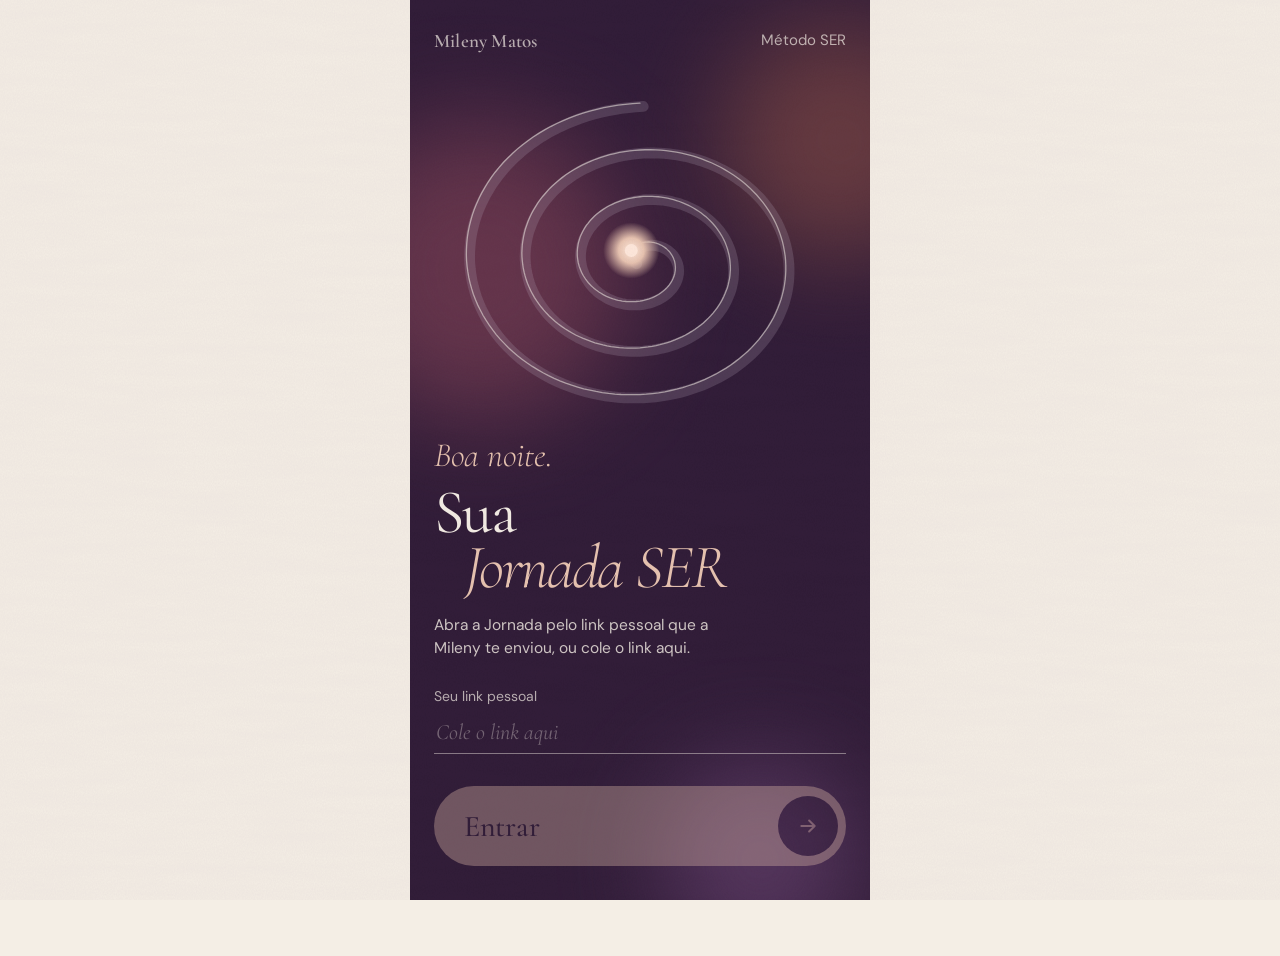
<file: privacidade.html>
<!doctype html>
<html lang="pt-BR">
<head>
<meta charset="utf-8">
<meta name="viewport" content="width=device-width, initial-scale=1, viewport-fit=cover">
<link rel="manifest" href="manifest.json">
<link rel="icon" href="icons/favicon.svg" type="image/svg+xml">
<link rel="icon" href="icons/favicon-32.png" sizes="32x32" type="image/png">
<link rel="icon" href="icons/favicon-16.png" sizes="16x16" type="image/png">
<link rel="apple-touch-icon" href="icons/apple-touch-icon.png" sizes="180x180">
<meta name="apple-mobile-web-app-title" content="Jornada SER">
<meta name="application-name" content="Jornada SER">
<meta name="robots" content="noindex">
<title>Privacidade · Jornada SER</title>
<meta name="theme-color" content="#F4EEE5">
<link rel="preconnect" href="https://fonts.googleapis.com"><link rel="preconnect" href="https://fonts.gstatic.com" crossorigin>
<link href="https://fonts.googleapis.com/css2?family=Cormorant+Garamond:ital,wght@0,300;0,400;0,500;0,600;0,700;1,300;1,400;1,500&family=DM+Sans:opsz,wght@9..40,400;9..40,500;9..40,600&display=swap" rel="stylesheet">
<link rel="stylesheet" href="assets/base.css">
<style>
.luz i:nth-child(1){width:300px;height:300px;right:-140px;top:40px;background:#E8C4B0}
h1{font-family:var(--serif);font-weight:400;font-size:58px;line-height:.88;letter-spacing:-.035em;margin-top:20px}
h1 span{display:block;font-style:italic;font-weight:300;color:var(--cobre);padding-left:.8em}
.estado{margin-top:22px;border-radius:28px;background:rgba(255,255,255,.55);padding:20px}
.estado b{font-family:var(--serif);font-weight:500;font-size:24px;display:block}
.estado p{font-size:14.5px;color:var(--sec);margin-top:6px;line-height:1.5}
.rasc{display:inline-block;background:var(--pessego);color:var(--violeta);font-weight:600;font-size:13px;border-radius:999px;padding:6px 12px;margin-top:22px}
details{margin-top:18px}
summary{cursor:pointer;font-family:var(--serif);font-size:24px;padding:10px 0}
.texto{font-size:15px;line-height:1.6}
.texto h3{font-family:var(--serif);font-weight:500;font-size:22px;margin:20px 0 4px}
.acoes{margin-top:30px;display:grid;gap:12px}
.acoes h2{font-family:var(--serif);font-weight:400;font-size:34px;letter-spacing:-.02em}
.acoes p{font-size:14.5px;color:var(--sec);line-height:1.5}
.sec{all:unset;cursor:pointer;text-align:center;border-radius:999px;padding:16px 22px;font-weight:600;font-size:15.5px;background:rgba(60,32,63,.08)}
.perigo{background:#7A2410;color:var(--creme)}
.msg{font-size:14.5px;color:var(--cobre);min-height:20px}
</style>
</head>
<body>
<div class="luz" aria-hidden="true"><i></i></div>
<header class="topo"><a href="index.html#hub"><svg width="16" height="16" viewBox="0 0 16 16"><path d="M14 8H3M7 3.5 2.5 8 7 12.5" fill="none" stroke="currentColor" stroke-width="1.7" stroke-linecap="round" stroke-linejoin="round"/></svg>Jornada</a><span class="assin">Mileny Matos</span></header>
<main>
  <h1>Sua <span>privacidade</span></h1>
  <div class="estado" id="estado"></div>
  <details><summary>Ler o termo</summary><div class="texto" id="texto"></div></details>
  <section class="acoes" aria-labelledby="aT">
    <h2 id="aT">Seus direitos</h2>
    <p>Revogar interrompe o envio de novos registros. Se escolher apagar, tudo o que está guardado com a Mileny e neste aparelho é excluído.</p>
    <button class="sec" id="rev">Revogar consentimento</button>
    <button class="sec perigo" id="apagar">Revogar e apagar meus dados</button>
    <button class="sec" id="esquecer">Sair deste aparelho</button>
    <p class="msg" id="msg" aria-live="polite"></p>
  </section>
</main>
<script src="assets/config.js"></script>
<script src="assets/termo.js"></script>
<script src="assets/jornada.js"></script>
<script>
const $=id=>document.getElementById(id), p=JS.perfil();
if(!p||!p.chave) location.replace('index.html');
$('texto').innerHTML=TERMO.html;
const fmt=s=>s?new Date(s).toLocaleString('pt-BR',{day:'numeric',month:'long',year:'numeric',hour:'2-digit',minute:'2-digit'}):'';
function mostra(){const q=JS.perfil(), t=q.termo||{}, st=JS.status();
  $('estado').innerHTML=t.valido?`<b>Consentimento ativo</b><p>Aceito em ${fmt(t.consentido_em)} · versão ${JS.esc(t.versao_aceita)}.<br>${st.pendentes?st.pendentes+' registro(s) aguardando envio.':'Tudo enviado.'}</p>`
    :`<b>Consentimento ${t.revogado_em?'revogado':'pendente'}</b><p>${t.revogado_em?'Revogado em '+fmt(t.revogado_em)+'. ':''}Nada novo é enviado à Mileny.</p>`;
  $('rev').hidden=!t.valido;}
mostra();
const faz=(apagar)=>{if(!confirm(apagar?'Apagar todos os seus registros? Isso não pode ser desfeito.':'Revogar o consentimento? Novos registros deixam de ser enviados.')) return;
  $('msg').textContent='Um instante…'; JS.revogar(apagar).then(j=>{$('msg').textContent=apagar?`Pronto. ${j.apagados} registro(s) apagados.`:'Consentimento revogado.'; mostra();})
  .catch(e=>{$('msg').textContent=e.rede?'Sem conexão. Tente de novo com internet.':e.message;});};
$('rev').onclick=()=>faz(false); $('apagar').onclick=()=>faz(true);
$('esquecer').onclick=()=>{JS.sair(); location.replace('index.html');};
</script>
</body>
</html>
</file>
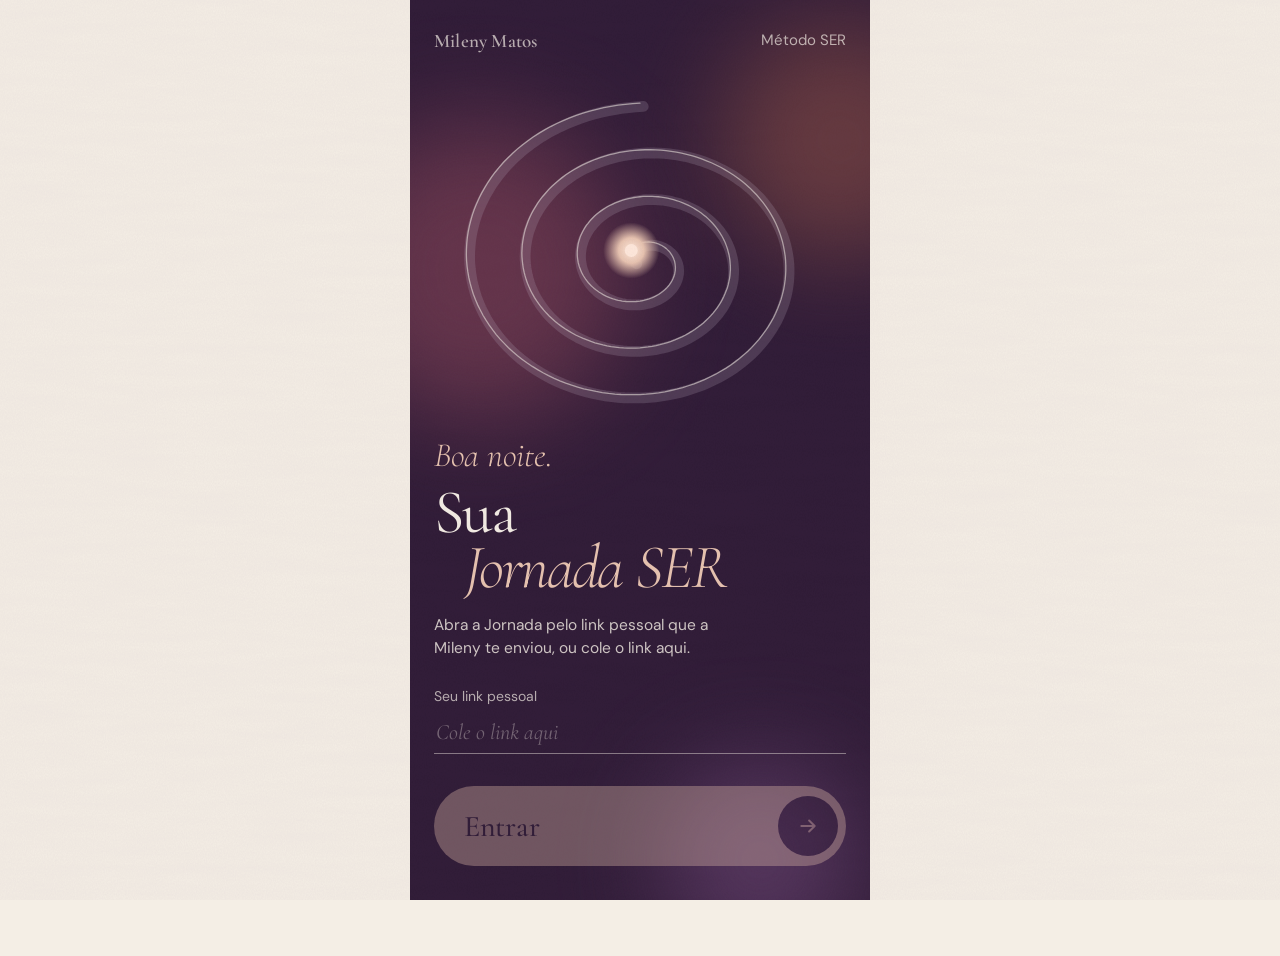
<file: sos.html>
<!doctype html>
<html lang="pt-BR">
<head>
<meta charset="utf-8">
<meta name="viewport" content="width=device-width, initial-scale=1, viewport-fit=cover">
<link rel="manifest" href="manifest.json">
<link rel="icon" href="icons/favicon.svg" type="image/svg+xml">
<link rel="icon" href="icons/favicon-32.png" sizes="32x32" type="image/png">
<link rel="icon" href="icons/favicon-16.png" sizes="16x16" type="image/png">
<link rel="apple-touch-icon" href="icons/apple-touch-icon.png" sizes="180x180">
<meta name="apple-mobile-web-app-title" content="Jornada SER">
<meta name="application-name" content="Jornada SER">
<meta name="robots" content="noindex">
<title>Mapa da Virada · Jornada SER</title>
<meta name="description" content="Kit de emergência do Método SER: acolhendo a autossabotagem.">
<meta name="theme-color" content="#170E1A">
<link rel="preconnect" href="https://fonts.googleapis.com"><link rel="preconnect" href="https://fonts.gstatic.com" crossorigin>
<link href="https://fonts.googleapis.com/css2?family=Cormorant+Garamond:ital,wght@0,300;0,400;0,500;0,600;0,700;1,300;1,400;1,500&family=DM+Sans:opsz,wght@9..40,400;9..40,500;9..40,600&display=swap" rel="stylesheet">
<link rel="stylesheet" href="assets/base.css">
<link rel="stylesheet" href="assets/motion.css">
<style>
html,body{background:var(--noite)}
body{color:var(--creme);--grao:.13;padding-bottom:calc(40px + env(safe-area-inset-bottom))}
body::after{mix-blend-mode:screen;opacity:.06}
.luz i{opacity:.55}
.luz i:nth-child(1){width:320px;height:320px;left:-140px;top:-60px;background:#4A2A52}
.luz i:nth-child(2){width:280px;height:280px;right:-140px;top:420px;background:#6B3440;animation-delay:-8s}
.luz i:nth-child(3){width:240px;height:240px;left:-60px;bottom:-80px;background:#2F1B36;animation-delay:-15s}
.topo{color:rgba(244,238,229,.7)}
.etapa{display:none;min-height:calc(100dvh - 110px);flex-direction:column;justify-content:center;padding:12px 0 24px}
.etapa.on{display:flex;animation:surge 1.6s var(--suave)}
@keyframes surge{from{opacity:0;transform:translateY(16px);filter:blur(6px)}}
h1{font-family:var(--serif);font-weight:300;font-size:64px;line-height:.86;letter-spacing:-.035em}
h1 span{display:block;font-style:italic;color:var(--pessego);padding-left:1.2em}
h2{font-family:var(--serif);font-weight:400;font-size:36px;line-height:1.02;letter-spacing:-.02em}
.lembrete{font-family:var(--serif);font-style:italic;font-size:22px;line-height:1.3;color:rgba(244,238,229,.7);margin-top:18px;max-width:20ch}
/* a aura: quatro camadas que respiram em tempos ligeiramente diferentes */
.aura{position:relative;width:300px;height:300px;margin:0 auto;display:grid;place-items:center}
.aura .c{position:absolute;border-radius:50%;transform:scale(var(--s,.62));transition:transform 4s cubic-bezier(.45,0,.35,1)}
.aura .c1{inset:-30px;background:#5E3C66;filter:blur(40px);opacity:.75}
.aura .c2{inset:10px;background:#8C4A55;filter:blur(26px);opacity:.7;transition-delay:.15s}
.aura .c3{inset:46px;background:var(--cobre2);filter:blur(14px);opacity:.85;transition-delay:.3s}
.aura .c4{inset:80px;background:var(--pessego);filter:blur(3px);transition-delay:.45s}
.aura .anel{position:absolute;inset:0;width:100%;height:100%;transform:rotate(-90deg);overflow:visible}
.aura .anel circle{fill:none;stroke:rgba(244,238,229,.5);stroke-width:1.2;stroke-linecap:round}
.aura .palavra{position:relative;font-family:var(--serif);font-style:italic;font-size:34px;color:var(--noite);transition:opacity .9s}
.inicio .aura{cursor:pointer;margin-top:40px}
.inicio .aura .c{animation:ocioso 9s ease-in-out infinite}
.inicio .aura .c2{animation-delay:-.4s}.inicio .aura .c3{animation-delay:-.8s}.inicio .aura .c4{animation-delay:-1.2s}
@keyframes ocioso{0%,100%{transform:scale(.6)}50%{transform:scale(.7)}}
.grande{all:unset;position:relative;z-index:2;cursor:pointer;width:150px;height:150px;border-radius:50%;display:grid;place-items:center;text-align:center;
  font-family:var(--serif);font-size:27px;line-height:1.02;color:var(--noite);-webkit-tap-highlight-color:transparent}
.grande:focus-visible{outline:2px solid var(--pessego);outline-offset:10px}
.viradas{margin-top:34px}
.viradas h2{font-size:22px;font-style:italic;color:rgba(244,238,229,.65)}
.viradas ul{list-style:none;padding:0;margin-top:8px}
.viradas li{display:grid;grid-template-columns:1fr auto;gap:12px;align-items:baseline;padding:10px 0;font-family:var(--serif);font-size:20px}
.viradas li+li{border-top:1px solid rgba(244,238,229,.08)}
.viradas small{font-family:var(--sans);font-size:13px;color:rgba(244,238,229,.55)}
.resp-info{text-align:center;color:rgba(244,238,229,.6);margin-top:34px;font-size:14.5px;min-height:22px}
.discreto{all:unset;cursor:pointer;color:rgba(244,238,229,.6);font-size:15px;padding:12px;margin:10px auto 0;display:block}
.passos{display:flex;gap:8px;margin-bottom:28px}
.passos i{width:8px;height:8px;border-radius:50%;background:rgba(244,238,229,.18);transition:background-color 1s,box-shadow 1s,width .8s var(--mola)}
.passos i.on{background:var(--pessego);box-shadow:0 0 14px var(--pessego)}
.passos i.agora{width:30px;border-radius:4px}
.ex{color:rgba(244,238,229,.62);font-size:15px;line-height:1.45;margin-top:12px}
.chips{display:flex;flex-wrap:wrap;gap:8px;margin-top:20px}
.chip{background:rgba(244,238,229,.07);color:var(--creme)}
.chip[aria-pressed="true"]{background:var(--pessego);color:var(--noite)}
.campo{background:rgba(244,238,229,.07);color:var(--creme);margin-top:12px}
.campo:focus{background:rgba(244,238,229,.12);box-shadow:0 0 0 2px var(--pessego)}
.campo::placeholder{color:rgba(244,238,229,.5)}
.btn{background:var(--pessego);color:var(--noite);margin-top:28px;align-self:flex-start}
.leia{font-family:var(--serif);font-style:italic;font-size:20px;color:rgba(244,238,229,.6);margin-bottom:20px}
.voz{font-family:var(--serif);font-weight:300;font-size:34px;line-height:1.16;letter-spacing:-.01em}
.voz .p{display:inline-block;opacity:0;filter:blur(8px);transform:translateY(6px);animation:acende 1.2s var(--suave) forwards}
@keyframes acende{to{opacity:1;filter:none;transform:none}}
.voz input{width:6.5ch;font-family:var(--serif);font-style:italic;font-size:34px;color:var(--pessego);background:transparent;border:0;border-bottom:1.5px solid var(--pessego);border-radius:0;padding:0 2px}
.voz input:focus{outline:none}
.agora{align-items:flex-start}
.agora .rot{font-family:var(--serif);font-style:italic;font-size:22px;color:rgba(244,238,229,.65)}
.passo-agora{font-family:var(--serif);font-weight:400;font-size:46px;line-height:1.02;letter-spacing:-.025em;color:var(--pessego);margin-top:10px;text-shadow:0 0 40px rgba(232,196,176,.35)}
.agora .comp{font-size:15px;color:rgba(244,238,229,.62);margin-top:18px;line-height:1.5;max-width:32ch}
.cel{align-items:center;text-align:center;overflow:visible}
.cel .aura{position:absolute;left:50%;top:44%;transform:translate(-50%,-50%);z-index:-1}
.cel .aura .c{animation:expande 3.2s var(--suave) forwards}
.cel .aura .c2{animation-delay:.15s}.cel .aura .c3{animation-delay:.3s}.cel .aura .c3{opacity:.5}.cel .aura .c4{animation-delay:.45s;opacity:.22}
@keyframes expande{from{transform:scale(.4)}to{transform:scale(1.25)}}
.cel h2{font-size:56px;line-height:.9;font-weight:300;letter-spacing:-.035em}
.cel h2{text-shadow:0 2px 30px rgba(23,14,26,.6)}
.cel h2 span{display:block;font-style:italic;color:#FFF3EA}
.cel p{color:rgba(244,238,229,.75);margin-top:18px;font-size:16px;line-height:1.5}
.motes{position:fixed;inset:0;pointer-events:none;z-index:1}
.motes span{position:absolute;bottom:-12px;border-radius:50%;background:var(--pessego);box-shadow:0 0 12px var(--pessego);opacity:0}
.voltar{margin-top:30px;color:var(--pessego);text-decoration:none;font-weight:600;padding:12px;position:relative;z-index:2}
</style>
</head>
<body>
<div class="luz" aria-hidden="true"><i></i><i></i><i></i></div>
<header class="topo"><a href="index.html#hub"><svg width="16" height="16" viewBox="0 0 16 16"><path d="M14 8H3M7 3.5 2.5 8 7 12.5" fill="none" stroke="currentColor" stroke-width="1.7" stroke-linecap="round" stroke-linejoin="round"/></svg>Jornada</a><span class="assin">Mileny Matos</span></header>

<main>
<section class="etapa on inicio" id="e0" aria-labelledby="t0">
  <h1 id="t0">Mapa da <span>Virada</span></h1>
  <p class="lembrete">Não é uma linha reta. É um espiral.</p>
  <div class="aura"><i class="c c1"></i><i class="c c2"></i><i class="c c3"></i><i class="c c4"></i><button class="grande" id="comecar">Pare e<br>respire</button></div>
  <div class="viradas" id="viradas" hidden><h2>Suas viradas</h2><ul id="vLista"></ul></div>
</section>

<section class="etapa" id="e1" aria-label="Respiração">
  <div class="aura" id="auraR" aria-hidden="true"><i class="c c1"></i><i class="c c2"></i><i class="c c3"></i><i class="c c4"></i>
    <svg class="anel" viewBox="0 0 300 300"><circle id="anel" cx="150" cy="150" r="146"/></svg><span class="palavra" id="palavra"></span></div>
  <p class="resp-info" id="respInfo" aria-live="polite"></p>
  <button class="discreto" id="pular">Seguir</button>
</section>

<section class="etapa" id="e2" aria-labelledby="q">
  <div class="passos" aria-hidden="true"><i></i><i></i><i></i></div>
  <h2 id="q"></h2>
  <p class="ex" id="qEx"></p>
  <div class="chips" id="qChips" role="group" aria-labelledby="q"></div>
  <textarea class="campo" id="qTxt" rows="3" maxlength="600" aria-label="Com suas palavras" placeholder="Com suas palavras"></textarea>
  <button class="btn" id="qSeg">Seguir</button>
</section>

<section class="etapa" id="e3" aria-label="Normalização">
  <p class="leia">Respire fundo e leia em voz alta</p>
  <p class="voz" id="voz" aria-live="polite"></p>
  <button class="btn" id="vSeg">Li em voz alta</button>
</section>

<section class="etapa" id="e4" aria-labelledby="t4">
  <h2 id="t4">Qual é a menor ação que você pode fazer agora?</h2>
  <p class="ex">Você não precisa lutar contra a onda, você precisa surfar nela com uma prancha nova.</p>
  <div class="chips" id="mChips" role="group" aria-labelledby="t4"></div>
  <textarea class="campo" id="mTxt" rows="2" maxlength="200" placeholder="Ou escreva o seu micro-passo" aria-label="Meu micro-passo de emergência, com suas palavras"></textarea>
  <button class="btn" id="mSeg" disabled>Eu me comprometo</button>
</section>

<section class="etapa agora" id="e5" aria-labelledby="t5">
  <p class="rot" id="t5">Meu micro-passo de emergência</p>
  <p class="passo-agora" id="agora"></p>
  <p class="comp">Eu me comprometo a realizar este micro-passo agora. Após fazê-lo, celebrarei minha vitória de ter superado a inércia.</p>
  <button class="btn" id="fiz">Fiz</button>
</section>

<section class="etapa cel" id="e6" aria-labelledby="t6">
  <div class="aura" aria-hidden="true"><i class="c c1"></i><i class="c c2"></i><i class="c c3"></i><i class="c c4"></i></div>
  <h2 id="t6">Você superou <span>a inércia.</span></h2>
  <p>Não precisa ser perfeita.<br>Só precisava do próximo passo.</p>
  <a class="voltar" href="index.html#hub">Voltar à Jornada</a>
</section>
</main>
<div class="motes" id="motes" aria-hidden="true"></div>

<script src="assets/config.js"></script>
<script src="assets/jornada.js"></script>
<script src="assets/motion.js"></script>
<script>JS.exigePerfil();</script>
<script>
// Textos do "Kit de Emergência: O Mapa da Virada" (Mileny Matos)
const Q=[
 {q:'O que está acontecendo agora?',ex:'Descreva o comportamento de fuga ou o sentimento de paralisia.',
  c:['Parei o micro-compromisso','Voltei a comer em excesso','Parei a atividade física','Estou cheia de desculpas','Estou paralisada']},
 {q:'Qual a “desculpa” que minha mente está me contando?',ex:'',
  c:['Estou muito cansada para treinar','Não adianta nada','Vou deixar para semana que vem','Ninguém valoriza o que eu faço','Eu mereço um iFood porque trabalhei muito','Posso navegar no Instagram para espairecer']},
 {q:'Que dor emocional real eu estou tentando evitar sentir?',ex:'',
  c:['Medo de errar','Solidão','Sobrecarga','Ansiedade pelo futuro','Tédio','Frustração']}];
const VOZ=['“Eu reconheço que este ‘baixo’ é parte natural do processo de transformação. Eu não sou {campo}, eu estou em transição.”',
 '“Eu acolho essa parte de mim que quer desistir, mas escolho não dar o comando da minha vida a ela agora.”',
 '“Não preciso ser perfeita. Eu só preciso dar o próximo passo, mesmo que pequeno.”'];
const MICRO=['Respirar 5 vezes fundo','Comer um pedaço pequeno e saborear, sem culpa','Abrir o arquivo e ler uma frase','Treinar uma vez, em menos tempo'];
const reg={t:Date.now(),respostas:[],naoSou:'',micro:'',feito:false};
const $=id=>document.getElementById(id); const esc=t=>String(t).replace(/[&<>"]/g,c=>({'&':'&amp;','<':'&lt;','>':'&gt;','"':'&quot;'}[c]));
// fio de progresso orgânico do Mapa (aparece depois do início) e passagem suave entre etapas
const fio=JM.progresso('#F4EEE5');
function vai(n){const sai=document.querySelector('.etapa.on'); if(sai&&sai.id!=='e'+n) JM.fantasma(sai);
  document.querySelectorAll('.etapa').forEach(e=>e.classList.toggle('on',e.id==='e'+n)); window.scrollTo(0,0);
  fio.mostra(n>0&&n<6); fio.vai(n/5);
  if(n===6) JM.linha(document.querySelector('#e6 > p'),{apos:true,comOk:false,atraso:900});
  const h=$('e'+n).querySelector('h1,h2,.voz,.rot'); if(h){h.setAttribute('tabindex','-1'); h.focus({preventScroll:true});}}
// histórico
const hist=JS.read('sos').filter(x=>x.micro).slice(-3).reverse();
if(hist.length){$('viradas').hidden=false; $('vLista').innerHTML=hist.map(x=>`<li><span>${esc(x.micro)}</span><small>${new Date(x.t).toLocaleDateString('pt-BR',{day:'numeric',month:'short'})}${x.feito?' · feito':''}</small></li>`).join('');}

// respiração 4-4-6, três ciclos: as camadas da aura crescem e recolhem; o anel marca o tempo
let parar=false, timers=[];
$('comecar').onclick=()=>{vai(1); respira();};
function respira(){const camadas=[...document.querySelectorAll('#auraR .c')], pal=$('palavra'), info=$('respInfo'), anel=$('anel'); const C=2*Math.PI*146;
  anel.style.strokeDasharray=C;
  const F=[['Inspire',4000,1],['Segure',4000,1],['Solte',6000,.62]]; let ciclo=0;
  const fase=i=>{ if(parar) return; if(i===3){ciclo++; if(ciclo===3) return acabou(); i=0;}
    const [w,ms,s]=F[i]; pal.style.opacity=0; setTimeout(()=>{pal.textContent=w; pal.style.opacity=1;},350);
    info.textContent=`Respiração ${ciclo+1} de 3`;
    camadas.forEach(c=>{c.style.transitionDuration=ms+'ms'; c.style.setProperty('--s',s);});
    if(!JS.reduced) anel.animate([{strokeDashoffset:C},{strokeDashoffset:0}],{duration:ms,easing:'linear',fill:'forwards'});
    timers.push(setTimeout(()=>fase(i+1),ms));};
  setTimeout(()=>fase(0),200);}
function acabou(){parar=true; timers.forEach(clearTimeout); vai(2); pergunta(0);}
$('pular').onclick=acabou;

let qi=0;
function pergunta(i){if(i>0) JM.fantasma($('e2')); qi=i; const d=Q[i]; $('q').textContent=d.q; $('qEx').textContent=d.ex; $('qEx').hidden=!d.ex; $('qTxt').value='';
  document.querySelectorAll('#e2 .passos i').forEach((x,k)=>{x.classList.toggle('on',k<=i); x.classList.toggle('agora',k===i);}); fio.vai((2+i*.33)/5);
  const c=$('qChips'); c.innerHTML=''; d.c.forEach(s=>{const b=document.createElement('button'); b.className='chip'; b.textContent=s; b.setAttribute('aria-pressed','false');
    b.onclick=()=>b.setAttribute('aria-pressed',b.getAttribute('aria-pressed')!=='true'); c.append(b);});
  if(i>0){const s=$('e2'); s.classList.remove('on'); void s.offsetWidth; s.classList.add('on'); window.scrollTo(0,0);}}
$('qSeg').onclick=()=>{reg.respostas[qi]={q:Q[qi].q,marcadas:[...document.querySelectorAll('#qChips [aria-pressed="true"]')].map(b=>b.textContent),texto:$('qTxt').value.trim()};
  if(qi<2) pergunta(qi+1); else {vai(3); frase(0);}};

let vi=0;
function frase(i){vi=i; let k=0; $('voz').innerHTML=VOZ[i].split(' ').map(w=>w.includes('{campo}')?`<span class="p" style="animation-delay:${(k++)*70}ms">${w.replace('{campo}','<input id="naoSou" type="text" aria-label="Eu não sou" maxlength="24">')}</span>`:`<span class="p" style="animation-delay:${(k++)*70}ms">${w}</span>`).join(' ');
  if(i===0){const s=$('e3'); s.classList.remove('on'); void s.offsetWidth; s.classList.add('on');}}
$('vSeg').onclick=()=>{if(vi===0) reg.naoSou=($('naoSou')||{}).value||''; if(vi<2) frase(vi+1); else vai(4);};

const mc=$('mChips'), mt=$('mTxt');
MICRO.forEach(s=>{const b=document.createElement('button'); b.className='chip'; b.textContent=s; b.setAttribute('aria-pressed','false');
  b.onclick=()=>{mc.querySelectorAll('.chip').forEach(x=>x.setAttribute('aria-pressed',x===b)); mt.value=s; $('mSeg').disabled=false;}; mc.append(b);});
mt.oninput=()=>{mc.querySelectorAll('.chip').forEach(x=>x.setAttribute('aria-pressed',x.textContent===mt.value)); $('mSeg').disabled=!mt.value.trim();};
$('mSeg').onclick=()=>{reg.micro=mt.value.trim(); $('agora').textContent=reg.micro; vai(5); salva();};
function salva(){JS.salvar('sos',reg);}
$('fiz').onclick=()=>{reg.feito=true; salva(); const nm=((JS.perfil()||{}).nome||'').split(' ')[0]; if(nm) $('t6').innerHTML=`${JS.esc(nm)}, você superou <span>a inércia.</span>`; vai(6); if(JS.reduced) return; const m=$('motes'); m.innerHTML='';
  for(let i=0;i<26;i++){const s=document.createElement('span'); const z=3+Math.random()*8; s.style.cssText=`left:${Math.random()*100}%;width:${z}px;height:${z}px`; m.append(s);
    s.animate([{transform:'translate(0,0)',opacity:0},{opacity:.9,offset:.15},{transform:`translate(${Math.random()*60-30}px,-85vh)`,opacity:0}],{duration:6000+Math.random()*5000,delay:Math.random()*2500,easing:'ease-out',fill:'both'});}
  if(navigator.vibrate) navigator.vibrate([10,80,10]);};
</script>
</body>
</html>
</file>
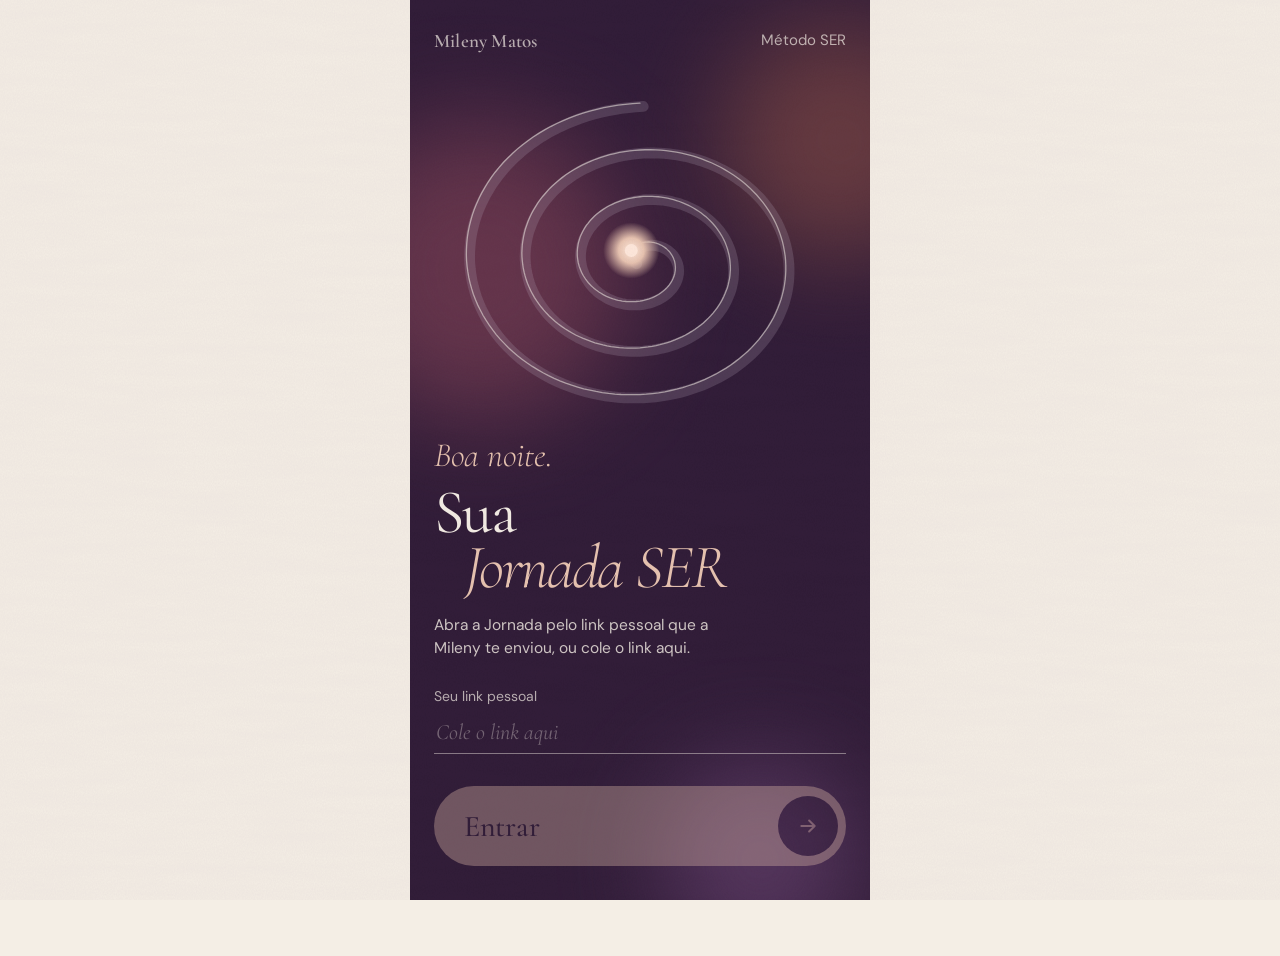
<file: termometro.html>
<!doctype html>
<html lang="pt-BR">
<head>
<meta charset="utf-8">
<meta name="viewport" content="width=device-width, initial-scale=1, viewport-fit=cover">
<link rel="manifest" href="manifest.json">
<link rel="icon" href="icons/favicon.svg" type="image/svg+xml">
<link rel="icon" href="icons/favicon-32.png" sizes="32x32" type="image/png">
<link rel="icon" href="icons/favicon-16.png" sizes="16x16" type="image/png">
<link rel="apple-touch-icon" href="icons/apple-touch-icon.png" sizes="180x180">
<meta name="apple-mobile-web-app-title" content="Jornada SER">
<meta name="application-name" content="Jornada SER">
<meta name="theme-color" content="#2F1B36">
<meta name="robots" content="noindex">
<title>Termômetro do SER · Jornada SER</title>
<meta name="description" content="Escala de vitalidade e esgotamento do Método SER.">
<link rel="preconnect" href="https://fonts.googleapis.com"><link rel="preconnect" href="https://fonts.gstatic.com" crossorigin>
<link href="https://fonts.googleapis.com/css2?family=Cormorant+Garamond:ital,wght@0,300;0,400;0,500;0,600;0,700;1,300;1,400;1,500&family=DM+Sans:opsz,wght@9..40,400;9..40,500;9..40,600&display=swap" rel="stylesheet">
<link rel="stylesheet" href="assets/base.css">
<link rel="stylesheet" href="assets/motion.css">
<style>
:root{--chao:#F4EEE5;--l1:#E9C9A4;--l2:#E8C4B0;--l3:#D9CCDA;--merc:#A75E48;--mercTopo:#E39A73}
html,body{background:var(--chao);transition:background-color 1.4s}
body[data-n="1"]{--chao:#E6EEE8;--l1:#9CCBBE;--l2:#CFE3DE;--l3:#B9D7E0;--merc:#2E6E73;--mercTopo:#7FC3B8}
body[data-n="2"]{--chao:#F1EAD6;--l1:#DCCB8E;--l2:#EBDDB2;--l3:#C9D3B0;--merc:#7C7440;--mercTopo:#D3C17A}
body[data-n="3"]{--chao:#F6E1BE;--l1:#F0A848;--l2:#F6C77C;--l3:#E8C4B0;--merc:#A65A14;--mercTopo:#F2A64B}
body[data-n="4"]{--chao:#F3CDBB;--l1:#E0532C;--l2:#F08A5D;--l3:#C2456A;--merc:#7A2410;--mercTopo:#F0633A}
.luz i:nth-child(1){width:340px;height:340px;left:-120px;top:200px;background:var(--l1)}
.luz i:nth-child(2){width:280px;height:280px;right:-110px;top:-40px;background:var(--l2);animation-delay:-7s}
.luz i:nth-child(3){width:300px;height:300px;right:-80px;top:620px;background:var(--l3);animation-delay:-13s}
h1{font-family:var(--serif);font-weight:400;font-size:66px;line-height:.86;letter-spacing:-.035em;margin-top:20px}
h1 span{display:block;font-style:italic;font-weight:300;color:var(--cobre);padding-left:1.1em}
.lead{font-size:15.5px;line-height:1.5;margin-top:16px;max-width:31ch;color:var(--sec)}
/* instrumento */
.instr{display:grid;grid-template-columns:96px 1fr;gap:14px;margin-top:26px;align-items:stretch}
.tubo{position:relative;height:440px;cursor:pointer;-webkit-tap-highlight-color:transparent}
.tubo svg{position:absolute;inset:0;width:100%;height:100%;overflow:visible}
#merc{transition:y 1.3s var(--mola),height 1.3s var(--mola)}
#menisco{transition:cy 1.3s var(--mola)}
.calor{position:absolute;left:0;right:0;top:0;bottom:0;pointer-events:none}
.calor span{position:absolute;border-radius:50%;background:var(--mercTopo);filter:blur(1px)}
.escala{list-style:none;padding:0;display:flex;flex-direction:column;justify-content:space-between;height:376px;margin-top:14px}
.niv{all:unset;cursor:pointer;display:grid;grid-template-columns:22px 1fr;align-items:center;gap:8px;min-height:64px;transition:opacity .6s,transform .6s var(--mola);-webkit-tap-highlight-color:transparent}
.niv i{height:2px;background:var(--ameixa);opacity:.35;width:14px;transition:width .6s var(--mola),opacity .6s}
.niv b{display:block;font-family:var(--serif);font-weight:500;font-size:30px;line-height:1;letter-spacing:-.02em;transition:font-size .6s var(--suave)}
.niv small{display:block;font-size:13.5px;color:var(--sec);margin-top:4px}
.niv:focus-visible{outline:2px solid var(--cobre);outline-offset:4px;border-radius:8px}
body[data-n] .niv{opacity:.38}
body[data-n] .niv[aria-pressed="true"]{opacity:1;transform:translateX(2px)}
body[data-n] .niv[aria-pressed="true"] i{width:22px;opacity:1;background:var(--merc)}
body[data-n] .niv[aria-pressed="true"] b{font-size:38px;font-style:italic}
/* leitura do dia */
.leitura{display:none;margin-top:34px}
body[data-n] .leitura{display:block}
.hoje{font-family:var(--serif);font-style:italic;font-size:20px;color:var(--sec)}
.nivelGrande{font-family:var(--serif);font-weight:400;font-size:60px;line-height:.9;letter-spacing:-.035em;color:var(--merc);transition:color 1s}
.desc{font-family:var(--serif);font-size:21px;line-height:1.35;margin-top:14px}
h2{font-family:var(--serif);font-weight:500;font-size:29px;line-height:1.05;letter-spacing:-.015em}
.bloco{margin-top:34px}
.chips{display:flex;flex-wrap:wrap;gap:8px;margin-top:14px}
.bloco .campo{margin-top:10px}
.acoes{margin-top:26px}
/* ação sugerida: um cartão noturno com a luz do nível */
.acao{display:none;margin:42px calc(-1 * var(--m) + 8px) 0;border-radius:34px;padding:32px 26px 30px;background:var(--violeta);color:var(--creme);position:relative;overflow:hidden;isolation:isolate}
.acao.on{display:block}
.acao::before{content:"";position:absolute;width:260px;height:260px;right:-90px;top:-90px;border-radius:50%;background:var(--mercTopo);filter:blur(60px);opacity:.55;z-index:-1}
.acao .tipo{font-family:var(--serif);font-style:italic;font-size:19px;opacity:.75}
.acao h2{font-size:46px;line-height:.92;letter-spacing:-.03em;font-weight:400;margin-top:4px}
.acao ul{list-style:none;padding:0;margin-top:20px}
.acao li{display:grid;grid-template-columns:18px 1fr;gap:10px;font-size:16.5px;line-height:1.45;padding:9px 0}
.acao li::before{content:"";width:8px;height:8px;border-radius:50%;background:var(--mercTopo);margin-top:8px;box-shadow:0 0 12px var(--mercTopo)}
.acao a{display:inline-flex;margin-top:16px;color:var(--pessego);font-weight:600;padding:10px 0;text-decoration:none}
.acao a[hidden]{display:none}
/* semana */
.semana{margin-top:60px}
.semana h2{font-size:40px;font-weight:400;letter-spacing:-.03em}
.dias{display:grid;grid-template-columns:repeat(7,1fr);gap:6px;margin-top:22px}
.dia{text-align:center;font-size:13px;color:var(--sec)}
.dia svg{width:30px;height:150px;display:block;margin:0 auto;overflow:visible}
.dia.ex svg{opacity:.4}
.dia.hoje span{color:var(--ameixa);font-weight:700}
.dia span{display:block;margin-top:8px}
.nota{font-size:13.5px;color:var(--sec);margin-top:14px}
.regs{list-style:none;padding:0;margin-top:22px}
.regs li{padding:14px 0;display:grid;grid-template-columns:44px 1fr;gap:10px}
.regs li+li{border-top:1px solid rgba(60,32,63,.1)}
.regs .d{font-family:var(--serif);font-style:italic;font-size:18px;color:var(--sec)}
.regs b{font-family:var(--serif);font-size:22px;font-weight:500}
.regs p{font-size:14.5px;line-height:1.45;color:var(--sec);margin-top:2px}
.regs q{display:block;font-family:var(--serif);font-style:italic;font-size:18px;color:var(--ameixa);margin-top:4px}
</style>
</head>
<body>
<div class="luz" aria-hidden="true"><i></i><i></i><i></i></div>
<header class="topo"><a href="index.html#hub"><svg width="16" height="16" viewBox="0 0 16 16"><path d="M14 8H3M7 3.5 2.5 8 7 12.5" fill="none" stroke="currentColor" stroke-width="1.7" stroke-linecap="round" stroke-linejoin="round"/></svg>Jornada</a><span class="assin">Mileny Matos</span></header>
<main>
<h1 class="revela">Termômetro <span>do SER</span></h1>
<p class="lead revela" style="animation-delay:.1s">Não avalie pela quantidade de tarefas, mas pelo seu nível de energia interna. Seja honesta consigo mesma.</p>

<section class="instr revela" style="animation-delay:.2s" aria-label="Escolha seu nível de hoje">
  <div class="tubo" id="tubo" aria-hidden="true">
    <svg viewBox="0 0 96 440">
      <defs>
        <linearGradient id="gMerc" x1="0" y1="1" x2="0" y2="0"><stop offset="0" stop-color="var(--merc)" style="stop-color:var(--merc)"/><stop offset="1" style="stop-color:var(--mercTopo)"/></linearGradient>
        <radialGradient id="gBulbo" cx=".38" cy=".35" r=".75"><stop offset="0" style="stop-color:var(--mercTopo)"/><stop offset="1" style="stop-color:var(--merc)"/></radialGradient>
        <linearGradient id="gVidro" x1="0" x2="1"><stop offset="0" stop-color="#fff" stop-opacity=".75"/><stop offset=".35" stop-color="#fff" stop-opacity=".2"/><stop offset=".8" stop-color="#fff" stop-opacity=".1"/><stop offset="1" stop-color="#fff" stop-opacity=".55"/></linearGradient>
        <filter id="brilho" x="-100%" y="-100%" width="300%" height="300%"><feGaussianBlur stdDeviation="7"/></filter>
      </defs>
      <circle cx="48" cy="392" r="44" style="fill:var(--mercTopo)" opacity=".35" filter="url(#brilho)"/>
      <rect x="28" y="8" width="40" height="370" rx="20" fill="url(#gVidro)" stroke="#fff" stroke-opacity=".7" stroke-width="1.2"/>
      <g fill="var(--ameixa)" opacity=".25"><rect x="58" y="60" width="6" height="1.5"/><rect x="58" y="146" width="6" height="1.5"/><rect x="58" y="232" width="6" height="1.5"/><rect x="58" y="318" width="6" height="1.5"/></g>
      <rect id="merc" x="38" y="352" width="20" height="40" rx="10" fill="url(#gMerc)"/>
      <ellipse id="menisco" cx="48" cy="356" rx="13" ry="10" style="fill:var(--mercTopo)" opacity=".8" filter="url(#brilho)"/>
      <circle cx="48" cy="392" r="34" fill="url(#gBulbo)"/>
      <ellipse cx="37" cy="380" rx="9" ry="6" fill="#fff" opacity=".5" transform="rotate(-30 37 380)"/>
      <rect x="33" y="22" width="5" height="330" rx="2.5" fill="#fff" opacity=".55"/>
    </svg>
    <div class="calor" id="calor"></div>
  </div>
  <ul class="escala" id="escala"></ul>
</section>

<section class="leitura" id="leitura" aria-live="polite">
  <p class="hoje">Hoje, você está em</p>
  <p class="nivelGrande" id="lNome"></p>
  <p class="desc" id="lDesc"></p>
  <div class="bloco">
    <h2 id="tSint">Qual foi o sintoma mais forte?</h2>
    <div class="chips" id="sint" role="group" aria-labelledby="tSint"></div>
    <input class="campo" id="sintTxt" type="text" maxlength="80" placeholder="Ou descreva com suas palavras" aria-label="Sintoma com suas palavras">
  </div>
  <div class="bloco">
    <h2><label for="gat">O que aconteceu de principal hoje?</label></h2>
    <textarea class="campo" id="gat" rows="3" maxlength="400" placeholder="Opcional. Conte do seu jeito."></textarea>
  </div>
  <div class="acoes"><button class="btn" id="salvar" disabled>Registrar hoje <svg width="16" height="16" viewBox="0 0 16 16"><path d="M2 8h11M9 3.5 13.5 8 9 12.5" fill="none" stroke="currentColor" stroke-width="1.7" stroke-linecap="round" stroke-linejoin="round"/></svg></button></div>
</section>

<section class="acao" id="acao" aria-live="polite">
  <p class="tipo">Ação imediata sugerida</p>
  <h2 id="aTit"></h2>
  <ul id="aLista"></ul>
  <a id="aSos" href="sos.html" hidden>Abrir o Mapa da Virada →</a>
</section>

<section class="semana" aria-labelledby="semT">
  <h2 id="semT">Sua semana</h2>
  <div class="dias" id="dias"></div>
  <p class="nota" id="semNota"></p>
  <ul class="regs" id="regs"></ul>
</section>
</main>

<script src="assets/config.js"></script>
<script src="assets/jornada.js"></script>
<script src="assets/motion.js"></script>
<script>JS.exigePerfil();</script>
<script>
// Textos do PDF "Termômetro do SER" (Mileny Matos)
const N={
 4:{nome:'Esgotamento',sens:'No limite',c1:'#7A2410',c2:'#F0633A',
    desc:'Irritabilidade constante, ansiedade alta, sensação de sobrecarga insuportável. Corpo e mente operando no vermelho. Memória falhando.',
    sint:['Irritabilidade constante','Ansiedade alta','Sobrecarga insuportável','Memória falhando'],
    acao:'Pausa de emergência',itens:['Tirar pelo menos 1 hora do dia para esvaziar a mente (meditação, respiração consciente, natureza).','Delegar tarefas da casa/trabalho.','Fazer apenas o essencial.','Dormir mais cedo.','Sessão Quântica fundamental.']},
 3:{nome:'Alerta',sens:'Cansaço acumulado',c1:'#A65A14',c2:'#F2A64B',
    desc:'Acorda cansada, dificuldade de foco durante o dia. Sente que a energia está acabando antes do fim do dia. Começa a usar fugas (excesso de redes sociais, comida, trabalho) para continuar. Dores leves no corpo (cabeça, pescoço, costas).',
    sint:['Acordei cansada','Dificuldade de foco','Energia acabando','Usei fugas para continuar','Dores no corpo'],
    acao:'Ajuste de rota',itens:['Inserir micro-pausas de 5 minutos a cada 2 horas (sem celular).','Fazer uma atividade prazerosa (hobby).','Dizer “não” a um pedido novo.','Priorizar a qualidade do sono.','Sessão Quântica.']},
 2:{nome:'Fluxo',sens:'Cansaço saudável',c1:'#7C7440',c2:'#D3C17A',
    desc:'Energia suficiente para realizar o dia de forma produtiva, mas sente um desgaste natural no fim do dia que é recuperado com uma boa noite de sono. Sensação de dever cumprido, sem culpa.',
    sint:['Energia suficiente','Desgaste natural no fim do dia','Dever cumprido, sem culpa'],
    acao:'Manutenção',itens:['Continuar com a rotina atual.','Garantir a qualidade do sono.','Praticar a autocompaixão.','Validar o esforço do dia.','Celebrar seus esforços para manter o fluxo.']},
 1:{nome:'Vitalidade',sens:'Energia plena',c1:'#2E6E73',c2:'#7FC3B8',
    desc:'Acorda descansada, mente clara e corpo leve. Sente entusiasmo para realizar as atividades do dia. Capaz de lidar com imprevistos com calma e centramento.',
    sint:['Acordei descansada','Mente clara','Corpo leve','Entusiasmo','Calma com imprevistos'],
    acao:'Celebração',itens:['Manter o ritmo e o autocuidado que estão gerando esse estado.','Observar o que você fez de diferente neste dia para replicar.','Celebrar seus esforços para manter o fluxo.']}
};
const EXTRA=['Dor de cabeça','Ansiedade','Falta de ar','Raiva'];
const $=id=>document.getElementById(id), body=document.body; const h=t=>String(t).replace(/[&<>"]/g,c=>({'&':'&amp;','<':'&lt;','>':'&gt;','"':'&quot;'}[c]));
let nivel=null, sintoma=null;
// altura do mercúrio por nível (topo do tubo = 22, base = 392)
const TOP={4:60,3:146,2:232,1:318};
const esc=$('escala');
[4,3,2,1].forEach(n=>{const li=document.createElement('li'); const b=document.createElement('button'); b.className='niv'; b.dataset.n=n; b.setAttribute('aria-pressed','false');
  b.innerHTML=`<i></i><span><b>${N[n].nome}</b><small>${N[n].sens}</small></span>`; b.onclick=()=>escolhe(n); li.append(b); esc.append(li);});
$('tubo').onclick=e=>{const r=e.currentTarget.getBoundingClientRect(); const y=(e.clientY-r.top)/r.height*440; escolhe(y<103?4:y<189?3:y<275?2:1);};
function mercurio(n){const y=TOP[n]; const m=$('merc'); m.style.y=y+'px'; m.style.height=(392-y)+'px'; $('menisco').style.cy=(y+4)+'px';
  if(!JS.reduced){m.animate([{transform:'scaleY(.97)'},{transform:'scaleY(1)'}],{duration:900,easing:'cubic-bezier(.34,1.6,.5,1)'});}}
function escolhe(n){nivel=n; sintoma=null; body.dataset.n=n; mercurio(n);
  esc.querySelectorAll('.niv').forEach(b=>b.setAttribute('aria-pressed',b.dataset.n==n));
  JM.troca($('lNome'),N[n].nome); const nm=((JS.perfil()||{}).nome||'').split(' ')[0]; document.querySelector('.hoje').textContent=nm?`${nm}, hoje você está em`:'Hoje, você está em'; $('lDesc').textContent=N[n].desc;
  const c=$('sint'); c.innerHTML='';
  [...N[n].sint,...EXTRA].forEach(s=>{const b=document.createElement('button'); b.className='chip'; b.textContent=s; b.setAttribute('aria-pressed','false');
    b.onclick=()=>{const on=b.getAttribute('aria-pressed')!=='true'; c.querySelectorAll('.chip').forEach(x=>x.setAttribute('aria-pressed','false')); b.setAttribute('aria-pressed',on); sintoma=on?s:null; pode();}; c.append(b);});
  JM.sequencia(c.querySelectorAll('.chip'),{atraso:280,passo:45,dist:10,dur:700});
  const s=$('salvar'); s.firstChild.textContent='Registrar hoje '; pode(); $('acao').classList.remove('on'); document.querySelectorAll('.acoes .jm-linha').forEach(x=>x.remove());
  const l=$('leitura'); l.classList.remove('revela'); void l.offsetWidth; l.classList.add('revela');
  if(navigator.vibrate) navigator.vibrate(8);}
const pode=()=>{$('salvar').disabled=!(nivel&&(sintoma||$('sintTxt').value.trim()));};
$('sintTxt').oninput=pode;
$('salvar').onclick=()=>{
  JS.push('termo',{t:Date.now(),dia:JS.dayKey(),nivel,sintoma,sintomaTexto:$('sintTxt').value.trim(),gatilho:$('gat').value.trim()});
  const s=$('salvar'); s.disabled=true; s.firstChild.textContent='Registrado ';
  JM.linha(document.querySelector('.acoes'),{atraso:150});
  const a=N[nivel]; $('aTit').textContent=a.acao; $('aLista').innerHTML=a.itens.map(i=>`<li>${i}</li>`).join(''); $('aSos').hidden=nivel<4;
  const ac=$('acao'); ac.classList.add('on','revela'); setTimeout(()=>ac.scrollIntoView({behavior:JS.reduced?'auto':'smooth',block:'start'}),JS.reduced?120:2000);
  semana(true);};
// partículas de calor saindo do mercúrio: mais rápidas e numerosas quanto mais quente
const RIT={1:[1400,6000],2:[900,5000],3:[450,3600],4:[200,2600]};
function particula(){ if(nivel&&!JS.reduced&&!document.hidden){const c=$('calor'); const s=document.createElement('span'); const z=3+Math.random()*(nivel*2.2);
  const topo=TOP[nivel]/440*100; s.style.cssText=`width:${z}px;height:${z}px;left:${42+Math.random()*16}%;top:${topo}%`;
  c.append(s); const [,dur]=RIT[nivel]; s.animate([{transform:'translate(0,0)',opacity:0},{opacity:.9,offset:.2},{transform:`translate(${(Math.random()*50-25)}px,-${60+Math.random()*80}px)`,opacity:0}],{duration:dur*(0.7+Math.random()*.6),easing:'ease-out'}).onfinish=()=>s.remove();}
  setTimeout(particula,nivel?RIT[nivel][0]*(0.6+Math.random()*.8):800);}
particula();
// semana
const EXEMPLO=[2,3,3,4,2,1,2];
function tubinho(n,id){const y=12+(4-n)*30, c=N[n];
  return `<svg viewBox="0 0 30 150" aria-hidden="true"><defs><linearGradient id="${id}" x1="0" y1="1" x2="0" y2="0"><stop offset="0" stop-color="${c.c1}"/><stop offset="1" stop-color="${c.c2}"/></linearGradient></defs>
  <rect x="7" y="2" width="16" height="128" rx="8" fill="#fff" fill-opacity=".45" stroke="#fff" stroke-opacity=".8"/>
  <rect x="11" y="${y}" width="8" height="${130-y}" rx="4" fill="url(#${id})"><animate attributeName="y" from="130" to="${y}" dur="1.1s" calcMode="spline" keySplines=".2 .9 .3 1" keyTimes="0;1" fill="freeze"/><animate attributeName="height" from="0" to="${130-y}" dur="1.1s" calcMode="spline" keySplines=".2 .9 .3 1" keyTimes="0;1" fill="freeze"/></rect>
  <circle cx="15" cy="136" r="10" fill="url(#${id})"/><circle cx="12" cy="133" r="2.6" fill="#fff" opacity=".5"/></svg>`;}
function semana(){const reais=JS.thisWeek(JS.read('termo')); const porDia={}; reais.forEach(e=>porDia[JS.diaIdx(e.t)]=e.nivel);
  const hoje=JS.diaIdx(Date.now()); let temEx=false;
  $('dias').innerHTML=JS.DIAS.map((d,i)=>{const r=porDia[i], v=r||EXEMPLO[i]; if(!r) temEx=true;
    return `<div class="dia ${r?'':'ex'} ${i===hoje?'hoje':''}" aria-label="${d}: ${N[v].nome}${r?'':' (exemplo)'}">${tubinho(v,'t'+i+Date.now())}<span>${d}</span></div>`}).join('');
  $('semNota').textContent=temEx?'Tubos esmaecidos são exemplo. Seus registros acendem por cima.':'';
  $('regs').innerHTML=reais.slice().reverse().map(e=>`<li><span class="d">${JS.DIAS[JS.diaIdx(e.t)]}</span><div><b>${N[e.nivel].nome}</b><p>${h([e.sintoma,e.sintomaTexto].filter(Boolean).join(' · '))}</p>${e.gatilho?`<q>${h(e.gatilho)}</q>`:''}</div></li>`).join('');}
semana();
</script>
</body>
</html>
</file>
<file: assets/base.css>
/* Jornada SER — família visual Mileny Matos */
:root{
  --creme:#F4EEE5; --creme2:#EDE4D8; --tom:#E4D7C9; --ameixa:#3C203F; --violeta:#2F1B36; --noite:#170E1A;
  --cobre:#A75E48; --cobre2:#C27A5F; --pessego:#E8C4B0; --lavanda:#B8A7BC; --sec:#6A5B68;
  --serif:"Cormorant Garamond",Georgia,serif; --sans:"DM Sans",system-ui,-apple-system,sans-serif;
  --m:24px; --mola:cubic-bezier(.34,1.4,.5,1); --suave:cubic-bezier(.2,.7,.2,1);
}
*{box-sizing:border-box;margin:0}
html{background:var(--creme)}
body{font-family:var(--sans);color:var(--ameixa);min-height:100dvh;max-width:460px;margin:0 auto;position:relative;
  padding:max(18px,env(safe-area-inset-top)) var(--m) calc(56px + env(safe-area-inset-bottom));
  -webkit-font-smoothing:antialiased;overflow-x:hidden}
/* grão: textura de papel fotográfico sobre tudo */
body::after{content:"";position:fixed;inset:-50%;pointer-events:none;z-index:60;opacity:var(--grao,.09);
  background-image:url("data:image/svg+xml,%3Csvg xmlns='http://www.w3.org/2000/svg' width='220' height='220'%3E%3Cfilter id='n'%3E%3CfeTurbulence type='fractalNoise' baseFrequency='.85' numOctaves='3' stitchTiles='stitch'/%3E%3CfeColorMatrix values='0 0 0 0 .2 0 0 0 0 .12 0 0 0 0 .2 0 0 0 .9 0'/%3E%3C/filter%3E%3Crect width='220' height='220' filter='url(%23n)'/%3E%3C/svg%3E");
  animation:grao 1.2s steps(4) infinite}
@keyframes grao{0%{transform:translate(0,0)}25%{transform:translate(-3%,2%)}50%{transform:translate(2%,-3%)}75%{transform:translate(-2%,-1%)}}
a{color:inherit}
:focus-visible{outline:2px solid var(--cobre);outline-offset:4px;border-radius:6px}
.topo{position:relative;z-index:5;display:flex;justify-content:space-between;align-items:center;font-size:15px;min-height:44px}
.topo a{text-decoration:none;padding:10px 0;font-weight:500;display:inline-flex;gap:8px;align-items:center}
.topo a svg{transition:transform .4s var(--suave)}
.topo a:hover svg{transform:translateX(-4px)}
.topo .assin{font-family:var(--serif);font-size:19px;font-weight:600;letter-spacing:.01em}
/* luz orgânica: manchas de luz desfocadas que derivam devagar */
.luz{position:fixed;inset:0;max-width:460px;margin:0 auto;pointer-events:none;z-index:0;overflow:hidden}
.luz i{position:absolute;border-radius:50%;filter:blur(60px);opacity:.75;animation:deriva 22s ease-in-out infinite alternate;transition:background-color 1.4s}
@keyframes deriva{0%{transform:translate(0,0) scale(1)}50%{transform:translate(30px,-24px) scale(1.12)}100%{transform:translate(-26px,20px) scale(.94)}}
main,section,header,nav,footer,form{position:relative;z-index:2}
.chip{all:unset;cursor:pointer;font-size:15.5px;line-height:1.25;padding:11px 16px;border-radius:999px;
  background:rgba(60,32,63,.07);color:var(--ameixa);transition:background-color .35s,color .35s,transform .35s var(--mola);-webkit-tap-highlight-color:transparent}
.chip:active{transform:scale(.94)}
.chip[aria-pressed="true"]{background:var(--ameixa);color:var(--creme)}
.chip:focus-visible{outline:2px solid var(--cobre);outline-offset:2px}
.campo{display:block;width:100%;font:inherit;font-size:16.5px;line-height:1.45;color:inherit;background:rgba(255,255,255,.45);
  border:0;border-radius:18px;padding:14px 16px;resize:none;transition:background-color .3s,box-shadow .3s}
.campo:focus{outline:none;background:rgba(255,255,255,.8);box-shadow:0 0 0 2px var(--cobre)}
.campo::placeholder{color:var(--sec);opacity:.85}
.btn{all:unset;cursor:pointer;display:inline-flex;align-items:center;gap:12px;background:var(--ameixa);color:var(--creme);font-weight:600;font-size:16.5px;
  border-radius:999px;padding:17px 28px;transition:transform .35s var(--mola),opacity .3s;-webkit-tap-highlight-color:transparent}
.btn:active{transform:scale(.96)}
.btn[disabled]{opacity:.32;pointer-events:none}
.btn svg{transition:transform .4s var(--suave)}
.btn:hover svg{transform:translateX(4px)}
.revela{animation:revela .9s var(--suave) both}
@keyframes revela{from{opacity:0;transform:translateY(22px)}}
@media (prefers-reduced-motion:reduce){*,*::after{animation:none!important;transition:none!important}}
</file>
<file: assets/motion.css>
/* Jornada SER — camada de movimento (preview). Adaptado do kit Transitions.dev / React Bits
   ao ritmo da marca: lento na entrada, curto na saída, sem brilho de fábrica. */
:root{
  --jm-entra:cubic-bezier(.22,1,.36,1);   /* entradas: assenta devagar */
  --jm-sai:cubic-bezier(.55,0,.75,.3);     /* saídas: discretas e curtas */
  --jm-onda:cubic-bezier(.65,0,.25,1);     /* máscara orgânica */
}

/* ——— papel: fibra estática e muito leve (substitui o grão que piscava) ——— */
body::after{animation:none;opacity:var(--grao,.07);inset:0;
  background-image:url("data:image/svg+xml,%3Csvg xmlns='http://www.w3.org/2000/svg' width='260' height='260'%3E%3Cfilter id='p'%3E%3CfeTurbulence type='fractalNoise' baseFrequency='.9 .55' numOctaves='3' seed='7' stitchTiles='stitch'/%3E%3CfeColorMatrix values='0 0 0 0 .24 0 0 0 0 .13 0 0 0 0 .25 0 0 0 .75 0'/%3E%3C/filter%3E%3Crect width='260' height='260' filter='url(%23p)'/%3E%3C/svg%3E"),
  url("data:image/svg+xml,%3Csvg xmlns='http://www.w3.org/2000/svg' width='520' height='520'%3E%3Cfilter id='f'%3E%3CfeTurbulence type='fractalNoise' baseFrequency='.012 .09' numOctaves='2' seed='3'/%3E%3CfeColorMatrix values='0 0 0 0 .24 0 0 0 0 .13 0 0 0 0 .25 0 0 0 .5 -.12'/%3E%3C/filter%3E%3Crect width='520' height='520' filter='url(%23f)'/%3E%3C/svg%3E");
  background-size:260px 260px,520px 520px}

/* ——— palavras que acendem (blur por palavra) ——— */
.jm-w{display:inline-block;white-space:pre}
.jm-on .jm-w{opacity:0;filter:blur(10px);transform:translateY(.18em);
  animation:jm-acende 1.15s var(--jm-entra) forwards;animation-delay:calc(var(--d,0ms) + var(--i,0) * 115ms)}
@keyframes jm-acende{60%{filter:blur(1.5px)}to{opacity:1;filter:blur(0);transform:none}}

/* ——— troca suave de texto (cross-blur no mesmo lugar) ——— */
.jm-troca{animation:jm-troca .7s var(--jm-entra)}
@keyframes jm-troca{from{opacity:0;filter:blur(6px);transform:translateY(.12em)}}

/* ——— progresso orgânico: um fio cobre que avança ——— */
.jm-prog{position:absolute;left:0;right:0;height:22px;z-index:40;pointer-events:none;
  padding:0 var(--m);top:calc(max(18px,env(safe-area-inset-top)) + 46px);opacity:0;transition:opacity .8s var(--jm-entra)}
.jm-prog.on{opacity:1}
.jm-prog svg{width:100%;height:100%;overflow:visible;display:block}
.jm-prog .base{fill:none;stroke:currentColor;stroke-opacity:.16;stroke-width:1.2;stroke-linecap:round;stroke-dasharray:1.5 5}
.jm-prog .feito{fill:none;stroke:var(--cobre);stroke-width:2;stroke-linecap:round;transition:stroke-dashoffset 1.4s var(--jm-entra)}
.jm-prog .ponta{fill:var(--cobre);transition:transform 1.4s var(--jm-entra)}

/* ——— fantasma da etapa que sai ——— */
.jm-fantasma{position:fixed;pointer-events:none;z-index:30;margin:0!important}

/* ——— linha cobre que se desenha (fechamento) ——— */
.jm-linha{display:block;width:100%;max-width:340px;height:48px;overflow:visible;margin-top:22px}
.jm-linha path{fill:none;stroke:var(--cobre);stroke-width:1.6;stroke-linecap:round;stroke-linejoin:round}
.jm-linha .ok{stroke-width:1.8}
.jm-linha circle{fill:var(--cobre)}

.cel .jm-linha{align-self:center;width:78%;margin-top:26px}

/* ——— hub: cartões ——— */
.card .arte{transition:transform 1.1s var(--jm-entra)}
.card::before{content:"";position:absolute;left:18px;right:18px;bottom:14px;height:1.2px;background:var(--cobre);opacity:.7;
  transform:scaleX(0);transform-origin:left;transition:transform .9s var(--jm-entra)}
.c-sos::before{right:84px}
@media (hover:hover){
  .card{transition:transform .7s var(--jm-entra)}
  .card:hover{transform:translateY(-2px)}
  .card:hover .arte{transform:scale(1.03)}
  .card:hover::before{transform:scaleX(1)}
}
.card:focus-visible::before{transform:scaleX(1)}

/* ——— espiral que se abre (abertura → hub) ——— */
.jm-abre-fundo{position:fixed;top:0;margin:0!important;z-index:-1;pointer-events:none;border-radius:0!important;overflow:hidden}
.jm-abre-linha{position:fixed;inset:0;width:100vw;height:100vh;z-index:70;pointer-events:none;overflow:visible}
.jm-abre-linha path{fill:none;stroke-linecap:round;stroke-linejoin:round}

/* ——— movimento reduzido: tudo parado, nada escondido ——— */
@media (prefers-reduced-motion:reduce){
  .jm-on .jm-w{opacity:1;filter:none;transform:none}
  .jm-prog .feito,.jm-prog .ponta{transition:none}
  .card:hover{transform:none}
}
</file>
